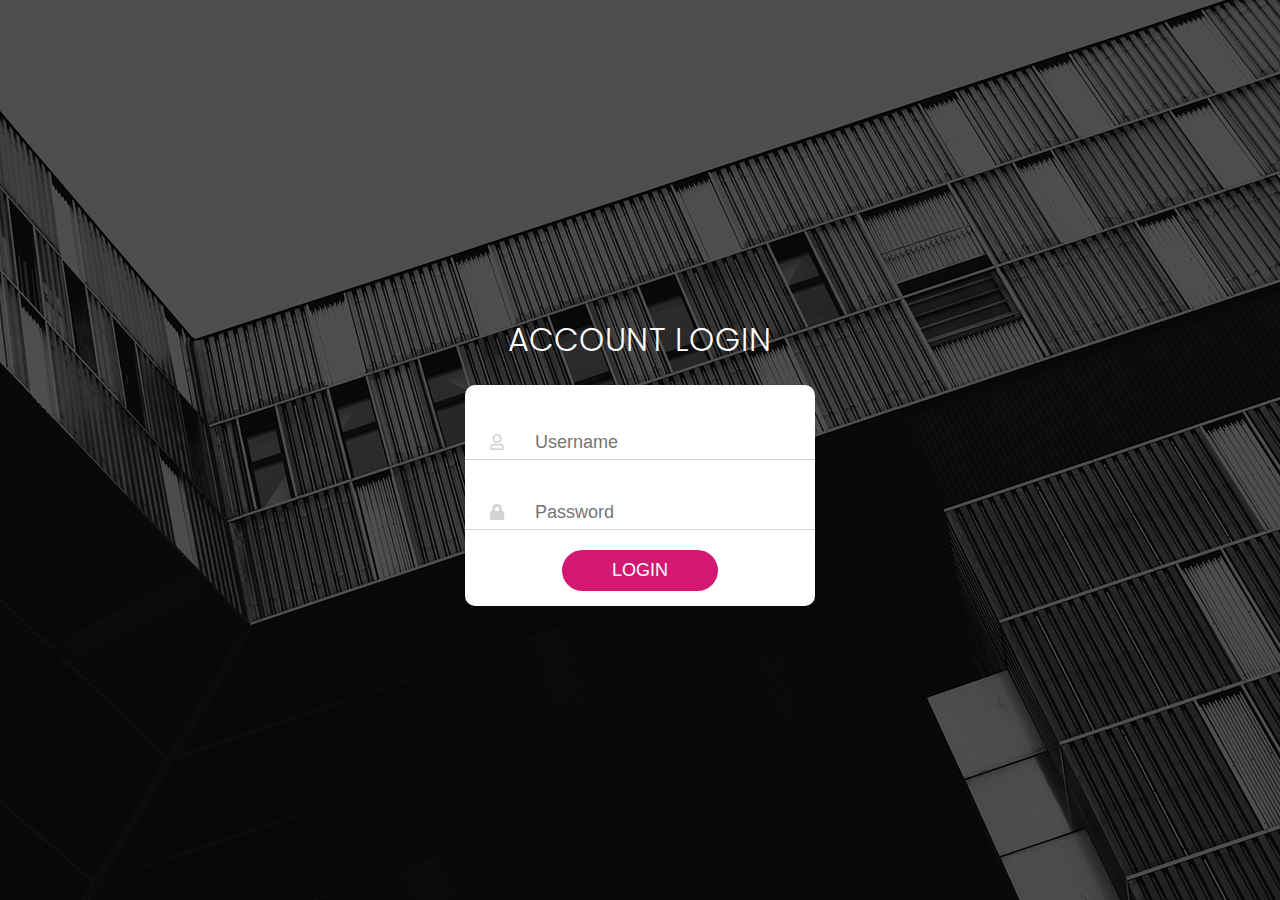
<file: 2020-03-21/01. Login/index.html>
<!DOCTYPE html>
<html lang="en">

<head>
  <meta charset="UTF-8">
  <meta name="viewport" content="width=device-width, initial-scale=1.0">
  <title>Login</title>
  <link rel="stylesheet" href="styles.css">
</head>

<body>

  <header>
    <h1 class="title">ACCOUNT LOGIN</h1>
  </header>
  <main>
    <form action="" class="login-form">
      <div class="username-input">
        <i class="far fa-user"></i>
        <label for="username"></label>
        <input type="text" id="username" placeholder="Username">
      </div>
      <div class="password-input">
        <i class="fas fa-lock"></i>
        <label for="password"></label>
        <input type="password" id="password" placeholder="Password">
      </div>
      <div class="login-button">
        <input type="button" value="LOGIN">
      </div>
    </form>
  </main>

</body>

</html>
</file>
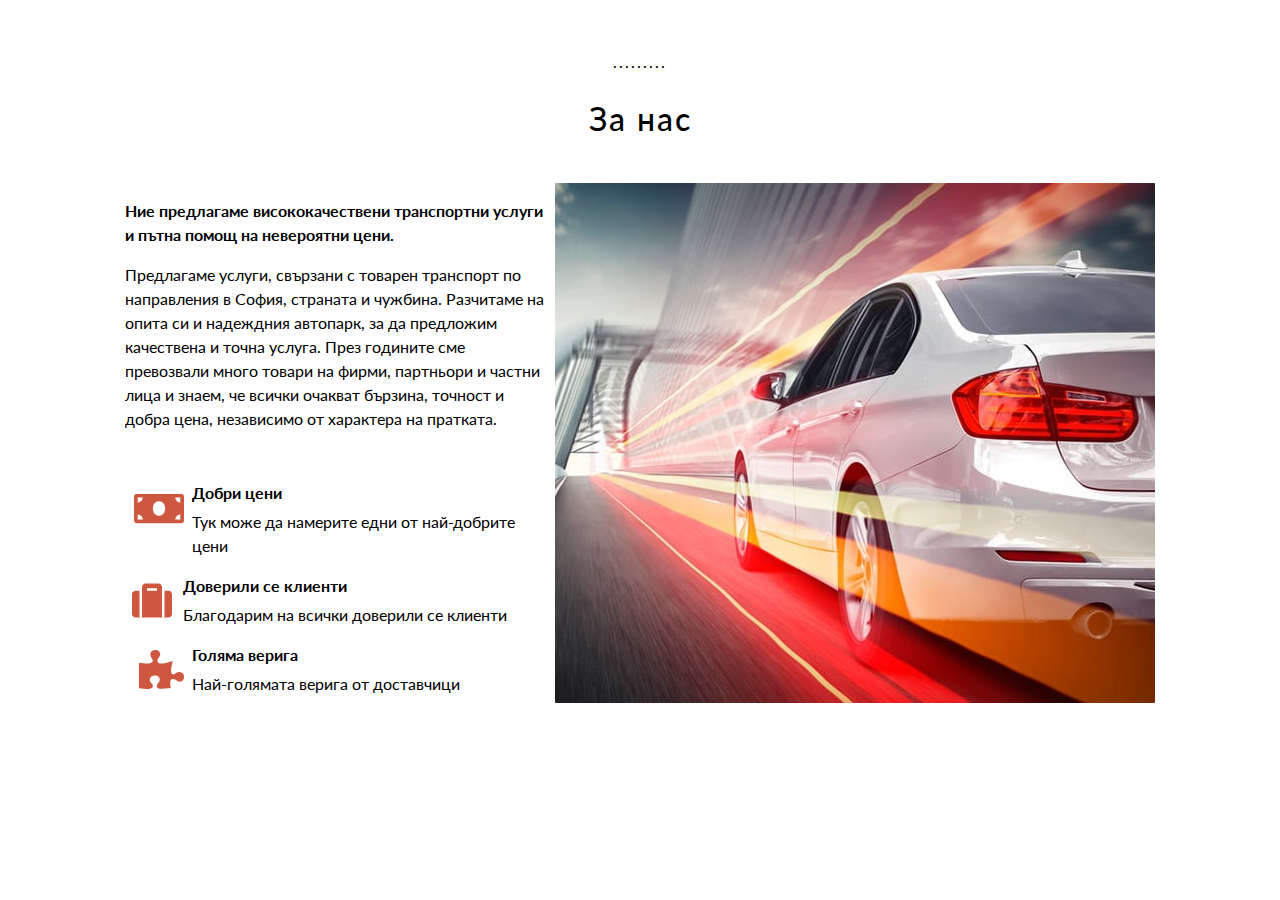
<file: 2020-03-28/01. Car Dealers/index.html>
<!DOCTYPE html>
<html lang="en">

<head>
  <meta charset="UTF-8">
  <meta name="viewport" content="width=device-width, initial-scale=1.0">
  <title>Car Dealers</title>
  <link rel="stylesheet" href="styles.css">
</head>

<body>

  <header>
    <p class="dots">.........</p>
    <h1 class="title">За нас</h1>
  </header>
  <main>
    <section class="company-info">
      <article class="resume">
        <p>Ние предлагаме висококачествени транспортни услуги и пътна помощ на невероятни цени.</p>
        <p>Предлагаме услуги, свързани с товарен транспорт по направления в София, страната и чужбина. Разчитаме на
          опита си и надеждния автопарк, за да предложим качествена и точна услуга. През годините сме превозвали много
          товари на фирми, партньори и частни лица и знаем, че всички очакват бързина, точност и добра цена, независимо
          от характера на пратката.</p>
      </article>
      <article class="benefits">
        <div class="prices">
          <div>
            <img src="./images/1.png" alt="">
          </div>
          <div>
            <span>Добри цени</span>
            <p>Тук може да намерите едни от най-добрите цени</p>
          </div>
        </div>
        <div class="trusted">
          <div>
            <img src="./images/2.png" alt="">
          </div>
          <div>
            <span>Доверили се клиенти</span>
            <p>Благодарим на всички доверили се клиенти</p>
          </div>
        </div>
        <div class="chain">
          <div>
            <img src="./images/3.png" alt="">
          </div>
          <div>
            <span>Голяма верига</span>
            <p>Най-голямата верига от доставчици</p>
          </div>
        </div>
      </article>
    </section>
    <section class="car-img">
      <img src="./images/about-bg.jpg" alt="">
    </section>
  </main>

</body>

</html>
</file>
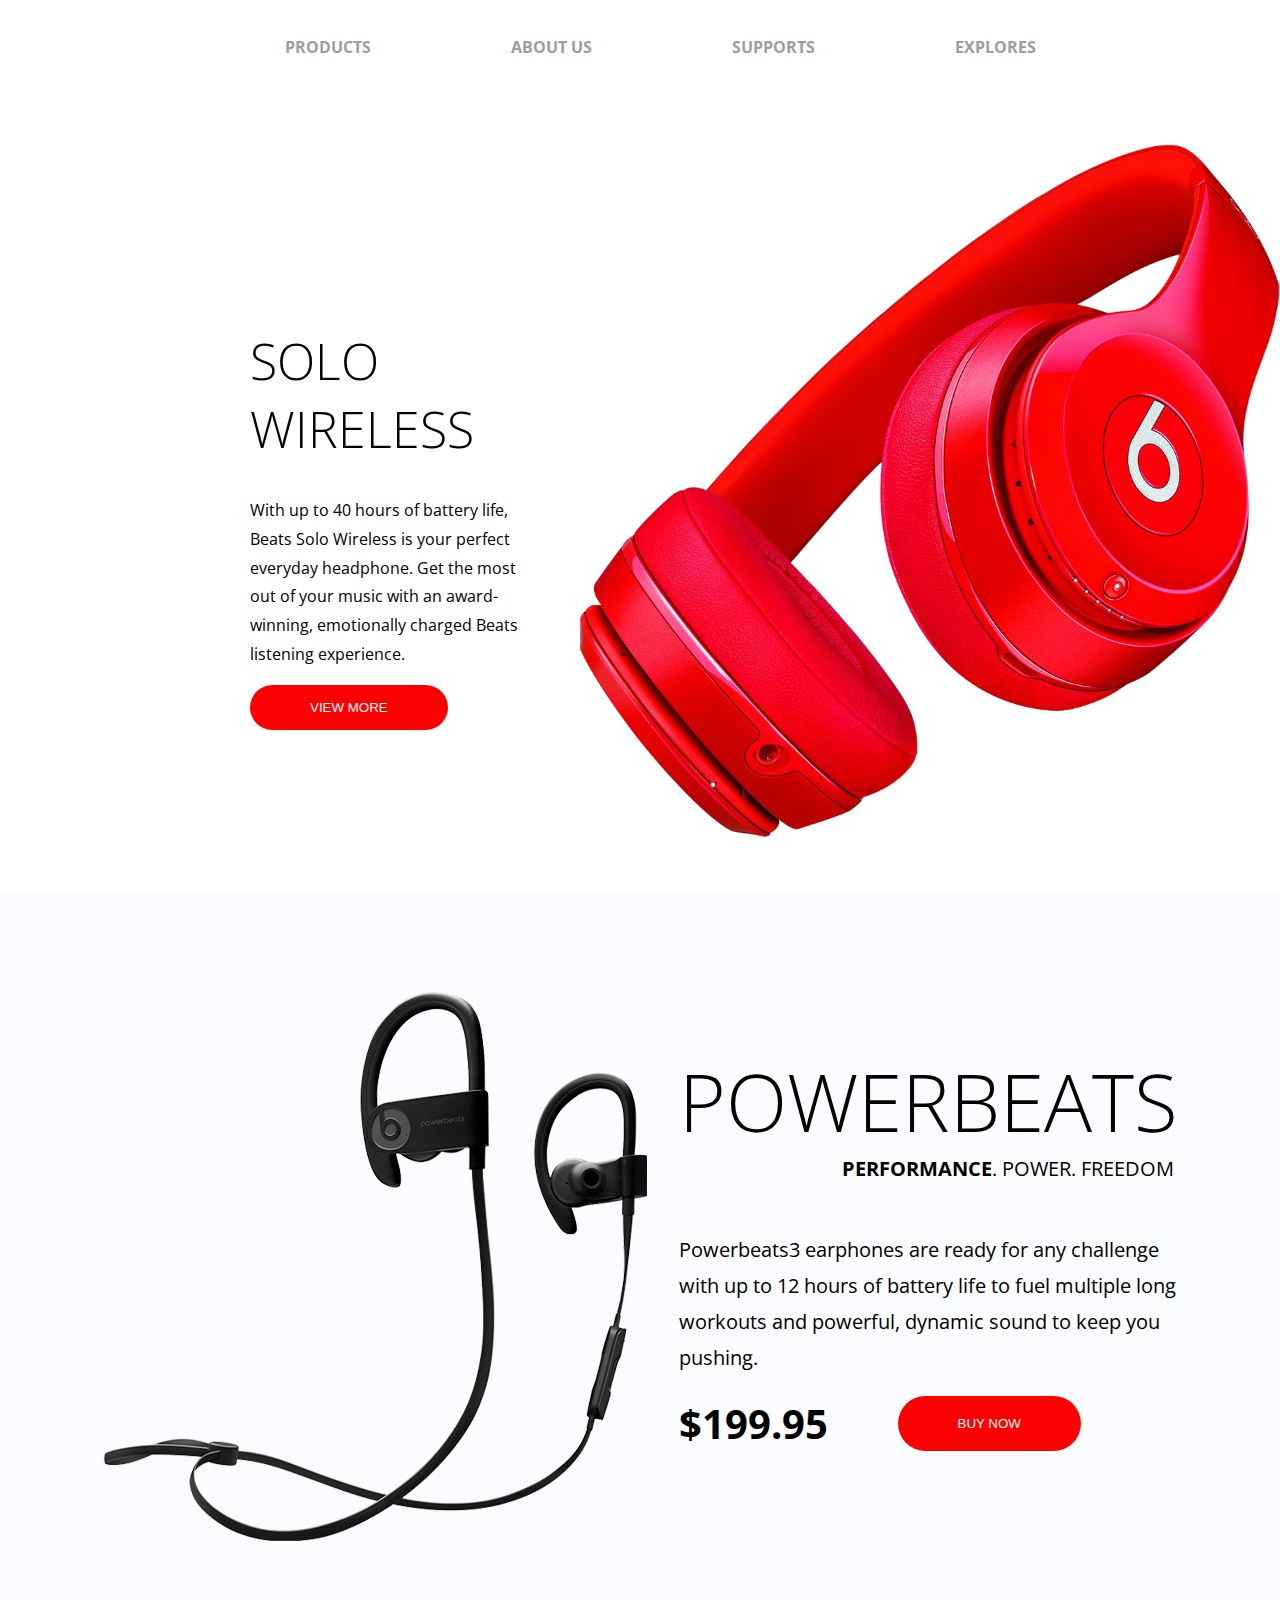
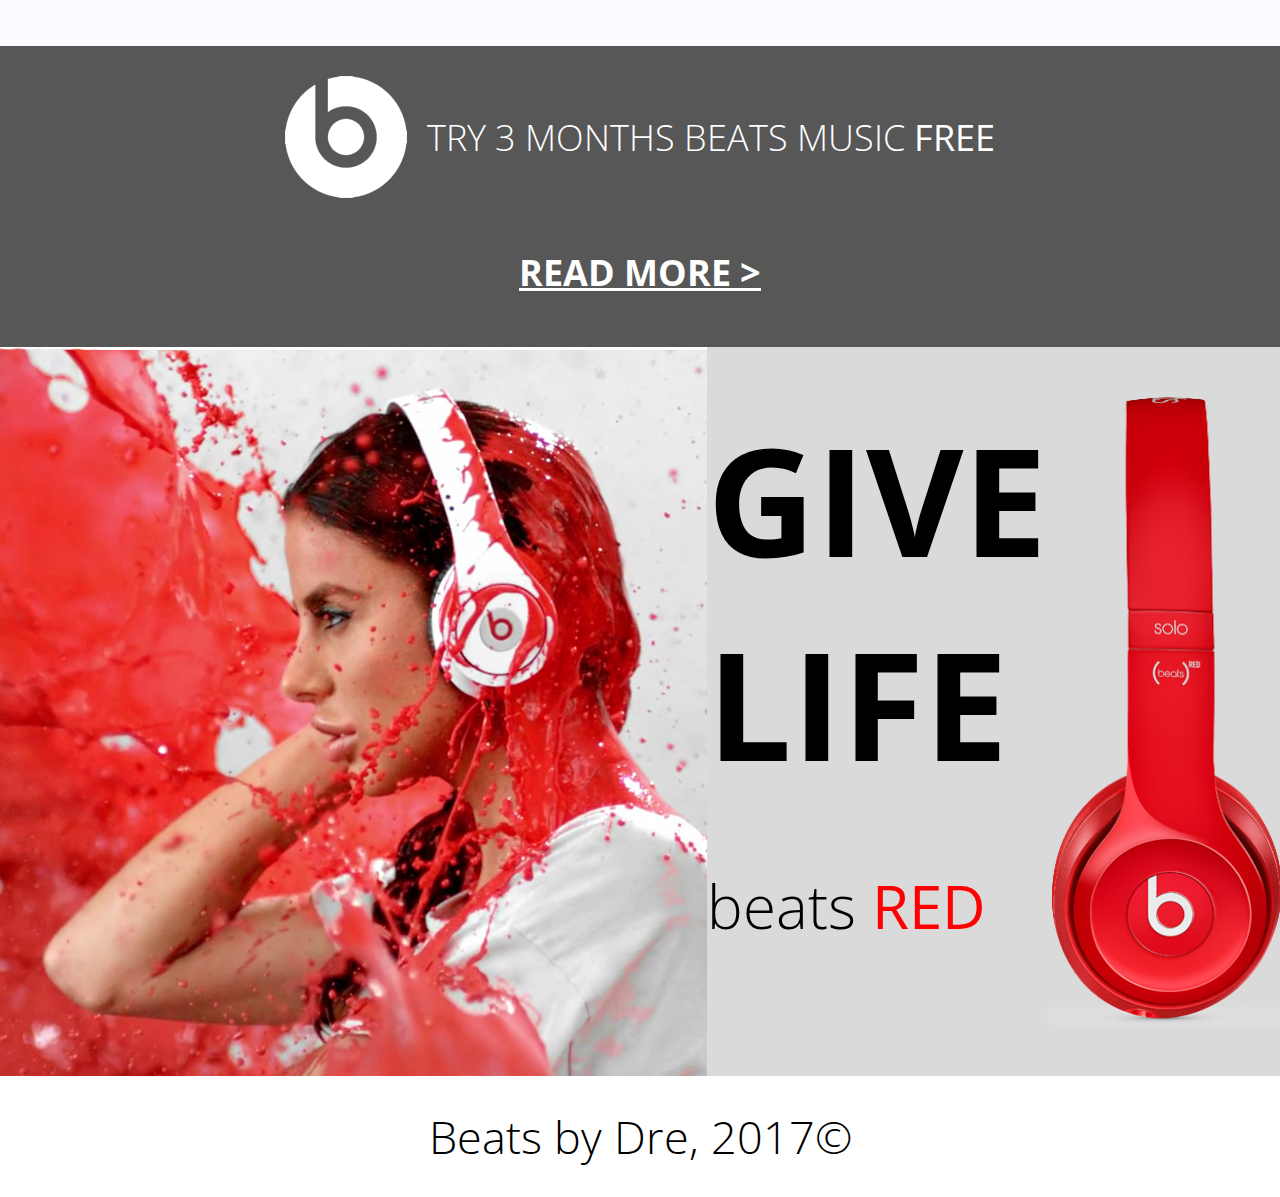
<file: 2020-03-28/02. Beats/index.html>
<!DOCTYPE html>
<html lang="en">

<head>
  <meta charset="UTF-8">
  <meta name="viewport" content="width=device-width, initial-scale=1.0">
  <title>Beats</title>
  <link rel="stylesheet" href="styles.css">
</head>

<body>

  <header>
    <nav>
      <ul>
        <li>products</li>
        <li>about us</li>
        <li>supports</li>
        <li>explores</li>
      </ul>
    </nav>
  </header>
  <main>
    <section class="solo-wireless">
      <article class="solo-wireless-text">
        <h1 class="title">Solo Wireless</h1>
        <p class="summary">With up to 40 hours of battery life, Beats Solo Wireless is
          your perfect everyday headphone. Get the most out of your
          music with an award-winning, emotionally charged Beats
          listening experience.</p>
        <button>View More</button>
      </article>
      <article class="solo-wireless-img">
        <img class="headphones" src="./images/beats-landing-main.jpg" alt="">
      </article>
    </section>
    <section class="powerbeats">
      <article class="powerbeats-img">
        <img class="headphones" src="./images/powerbeats.png" alt="">
      </article>
      <article class="powerbeats-text">
        <h1 class="title">Powerbeats</h1>
        <h4 class="sub-title"><strong>Performance</strong>. Power. Freedom</h4>
        <p class="summary">Powerbeats3 earphones are ready for any challenge with
          up to 12 hours of battery life to fuel multiple long
          workouts and powerful, dynamic sound
          to keep you pushing.</p>
        <div class="buy">
          <span class="price"><strong>$199.95</strong></span>
          <button>Buy Now</button>
        </div>
      </article>
    </section>
    <section class="offer-wrapper">
      <article class="offer">
        <img src="./images/beats-logo-small-white.png" alt="">
        <p>TRY 3 MONTHS BEATS MUSIC <strong>FREE</strong></p>
      </article>
      <a href="">READ MORE &gt;</a>
    </section>
    <section class="model">
      <img src="./images/beats-girl.png" alt="" class="girl">
      <article class="headphones-motto">
        <div class="motto">
          <p class="give-life"><strong>GIVE</strong></p>
          <p class="give-life"><strong>LIFE</strong></p>
          <p class="beats">beats <strong>RED</strong></p>
        </div>
        <img src="./images/beats-red.png" alt="" class="headphones">
      </article>
    </section>
  </main>
  <footer>
    Beats by Dre, 2017&copy;
  </footer>

</body>

</html>
</file>
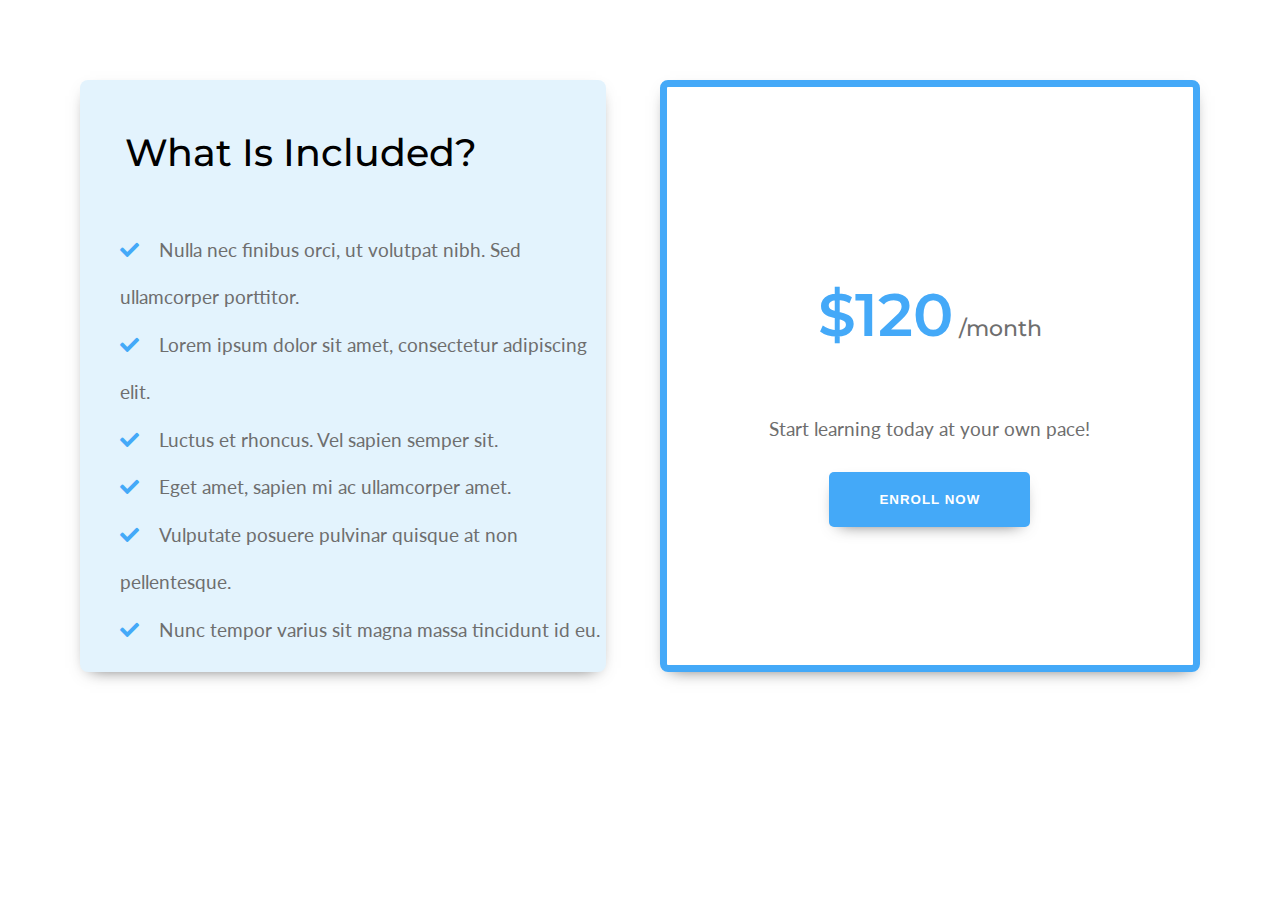
<file: 2020-08-12/01. Simple-Articles/index.html>
<!DOCTYPE html>
<html lang="en">
<head>
  <meta charset="UTF-8">
  <meta http-equiv="X-UA-Compatible" content="IE=edge">
  <meta name="viewport" content="width=device-width, initial-scale=1.0">
  <title>Simple-Articles</title>
  <link rel="stylesheet" href="styles.css">
</head>
<body>
  <section class="inclusives">
    <h1>What Is Included?</h1>
    <ul>
      <li><i class="fas fa-check"></i>Nulla nec finibus orci, ut volutpat nibh. Sed ullamcorper porttitor.</li>
      <li><i class="fas fa-check"></i>Lorem ipsum dolor sit amet, consectetur adipiscing elit. </li>
      <li><i class="fas fa-check"></i>Luctus et rhoncus. Vel sapien semper sit.</li>
      <li><i class="fas fa-check"></i>Eget amet, sapien mi ac ullamcorper amet. </li>
      <li><i class="fas fa-check"></i>Vulputate posuere pulvinar quisque at non pellentesque.</li>
      <li><i class="fas fa-check"></i>Nunc tempor varius sit magna massa tincidunt id eu.</li>
    </ul>
  </section>
  <section class="enroll">
    <h1><span class="price">$120</span> /month</h1>
    <span>Start learning today at your own pace!</span>
    <button>ENROLL NOW</button>
  </section>
</body>
</html>
</file>
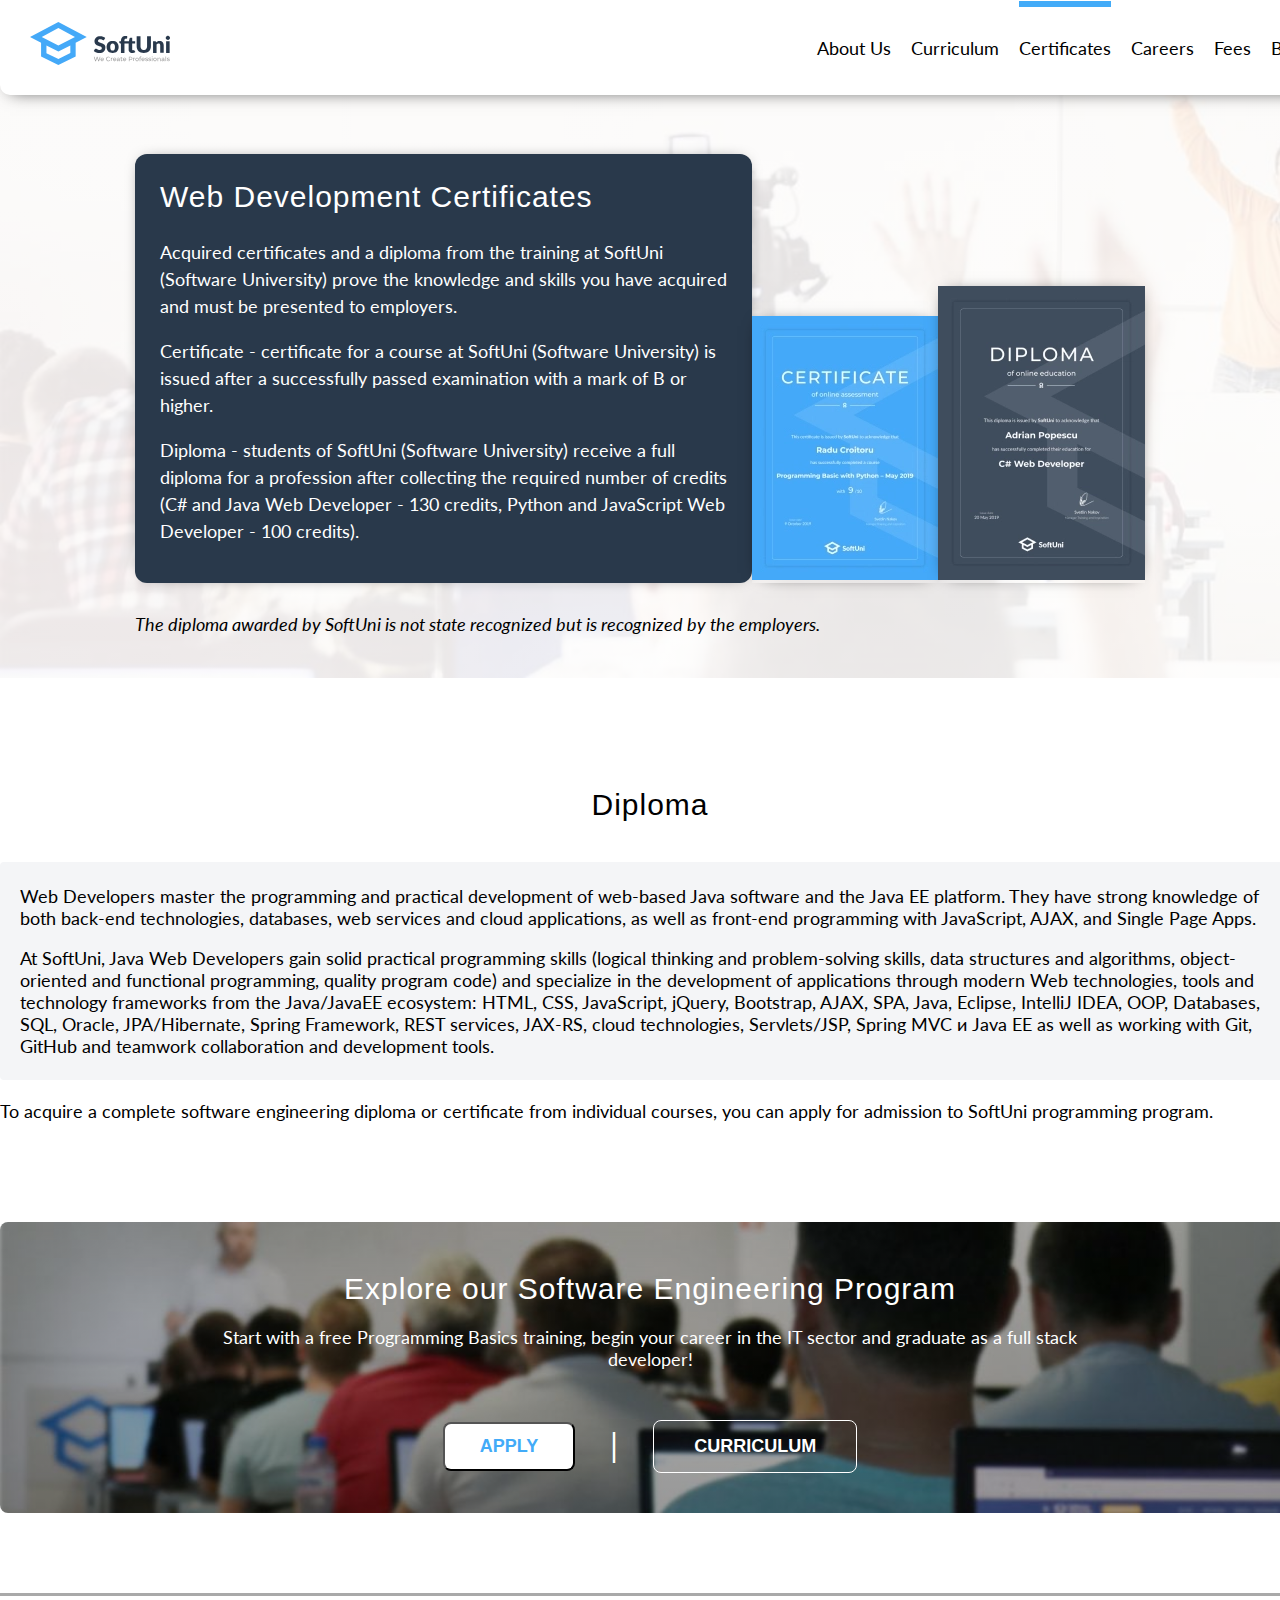
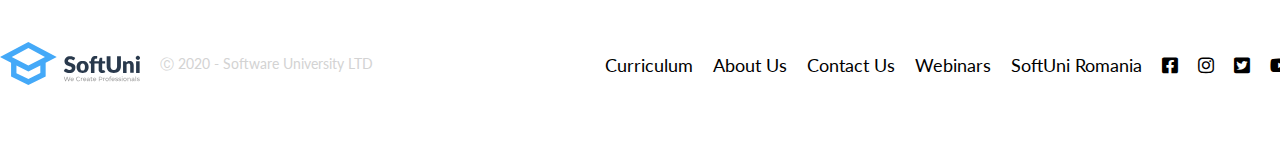
<file: 2020-08-12/03. Certificates-Landing-Page/index.html>
<!DOCTYPE html>
<html lang="en">

<head>
  <meta charset="UTF-8">
  <meta http-equiv="X-UA-Compatible" content="IE=edge">
  <meta name="viewport" content="width=device-width, initial-scale=1.0">
  <title>Certificates</title>
  <link rel="stylesheet" href="styles.css">
</head>

<body>
  <header>
    <article class="logo-container">
      <img src="./images/logo-header.svg" alt="">
    </article>
    <nav>
      <ul class="list">
        <li>About Us</li>
        <li>Curriculum</li>
        <li class="hovered-item">Certificates</li>
        <li>Careers</li>
        <li>Fees</li>
        <li>Blog</li>
        <li class="profile-initials">AA</li>
      </ul>
    </nav>
  </header>
  <main>
    <section class="certificates">
      <article class="info">
        <div class="text">
          <h1>Web Development Certificates</h1>
          <p>Acquired certificates and a diploma from the training at SoftUni (Software University) prove the knowledge
            and
            skills you have acquired and must be presented to employers.</p>
          <p>Certificate - certificate for a course at SoftUni (Software University) is issued after a successfully
            passed
            examination with a mark of B or higher.</p>
          <p>Diploma - students of SoftUni (Software University) receive a full diploma for a profession after
            collecting
            the required number of credits (C# and Java Web Developer - 130 credits, Python and JavaScript Web Developer
            -
            100 credits).</p>
        </div>
        <div class="images">
          <div class="blue-container">
            <img src="./images/blue-certificate.jpg" alt="">
          </div>
          <div class="dark-container">
            <img src="./images/dark-certificate.jpg" alt="">
          </div>
        </div>
      </article>
      <p><i>The diploma awarded by SoftUni is not state recognized but is recognized by the employers.</i></p>
    </section>
    <section class="diploma">
      <h1>Diploma</h1>
      <div class="paragraphs">
        <p>Web Developers master the programming and practical development of web-based Java software and the Java EE
          platform. They have strong knowledge of both back-end technologies, databases, web services and cloud
          applications, as well as front-end programming with JavaScript, AJAX, and Single Page Apps.</p>
        <p>At SoftUni, Java Web Developers gain solid practical programming skills (logical thinking and problem-solving
          skills, data structures and algorithms, object-oriented and functional programming, quality program code) and
          specialize in the development of applications through modern Web technologies, tools and technology frameworks
          from the Java/JavaEE ecosystem: HTML, CSS, JavaScript, jQuery, Bootstrap, AJAX, SPA, Java, Eclipse, IntelliJ
          IDEA, OOP, Databases, SQL, Oracle, JPA/Hibernate, Spring Framework, REST services, JAX-RS, cloud technologies,
          Servlets/JSP, Spring MVC и Java EE as well as working with Git, GitHub and teamwork collaboration and
          development tools.</p>
      </div>
      <span>To acquire a complete software engineering diploma or certificate from individual courses, you can apply for
        admission to SoftUni programming program.</span>
    </section>
    <section class="explore">
      <h1>Explore our Software Engineering Program</h1>
      <p>Start with a free Programming Basics training, begin your career in the IT sector and graduate as a full stack developer!</p>
      <article class="buttons">
        <button class="apply">APPLY</button>
        <span>|</span>
        <button class="curriculum">CURRICULUM</button>
      </article>
    </section>
  </main>
  <footer>
    <article class="left-side">
      <div class="logo-container">
        <img src="./images/logo-header.svg" alt="">
      </div>
      <span>Ⓒ 2020 - Software University LTD</span>
    </article>
    <nav>
      <ul class="list">
        <li>Curriculum</li>
        <li>About Us</li>
        <li>Contact Us</li>
        <li>Webinars</li>
        <li>SoftUni Romania</li>
        <li><i class="fab fa-facebook-square"></i></li>
        <li><i class="fab fa-instagram"></i></li>
        <li><i class="fab fa-twitter-square"></i></li>
        <li><i class="fab fa-youtube"></i></li>
      </ul>
    </nav>
  </footer>

</body>

</html>
</file>
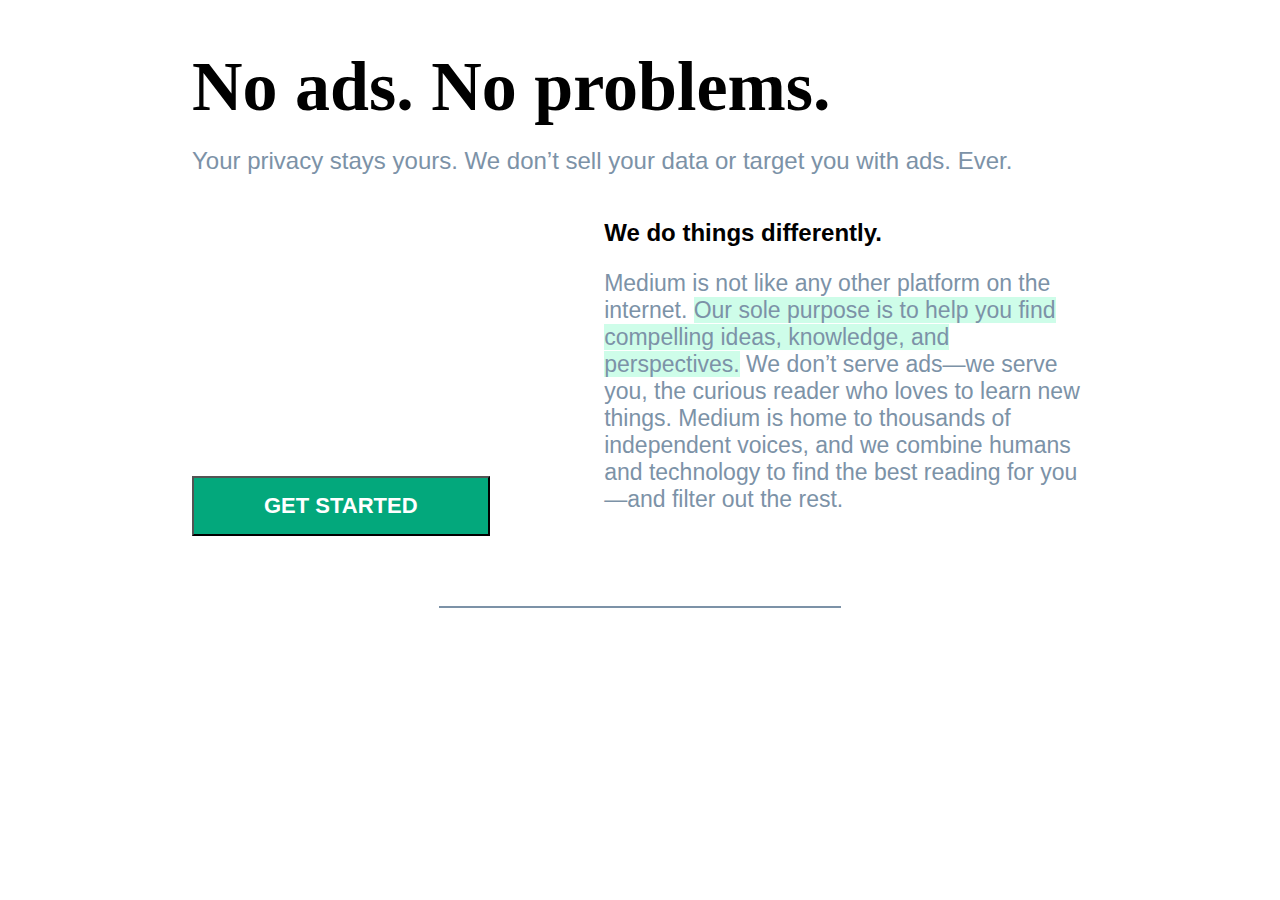
<file: 2020-11-01/01. Medium/index.html>
<!DOCTYPE html>
<html lang="en">

<head>
  <meta charset="UTF-8">
  <meta http-equiv="X-UA-Compatible" content="IE=edge">
  <meta name="viewport" content="width=device-width, initial-scale=1.0">
  <title>Medium</title>
  <link rel="stylesheet" href="styles.css">
</head>

<body>
  <header>
    <h1>No ads. No problems.</h1>
    <p>Your privacy stays yours. We don’t sell your data or target you with ads. Ever.</p>
  </header>
  <section>
    <article class="button-container">
      <button>GET STARTED</button>
    </article>
    <article class="info">
      <h2>We do things differently.</h2>
      <p>Medium is not like any other platform on the internet. <span>Our sole purpose is to help you find compelling ideas,
        knowledge, and perspectives.</span> We don’t serve ads—we serve you, the curious reader who loves to learn new things.
        Medium is home to thousands of independent voices, and we combine humans and technology to find the best reading
        for you—and filter out the rest.</p>
    </article>
  </section>
  <p class="line"></p>
</body>

</html>
</file>
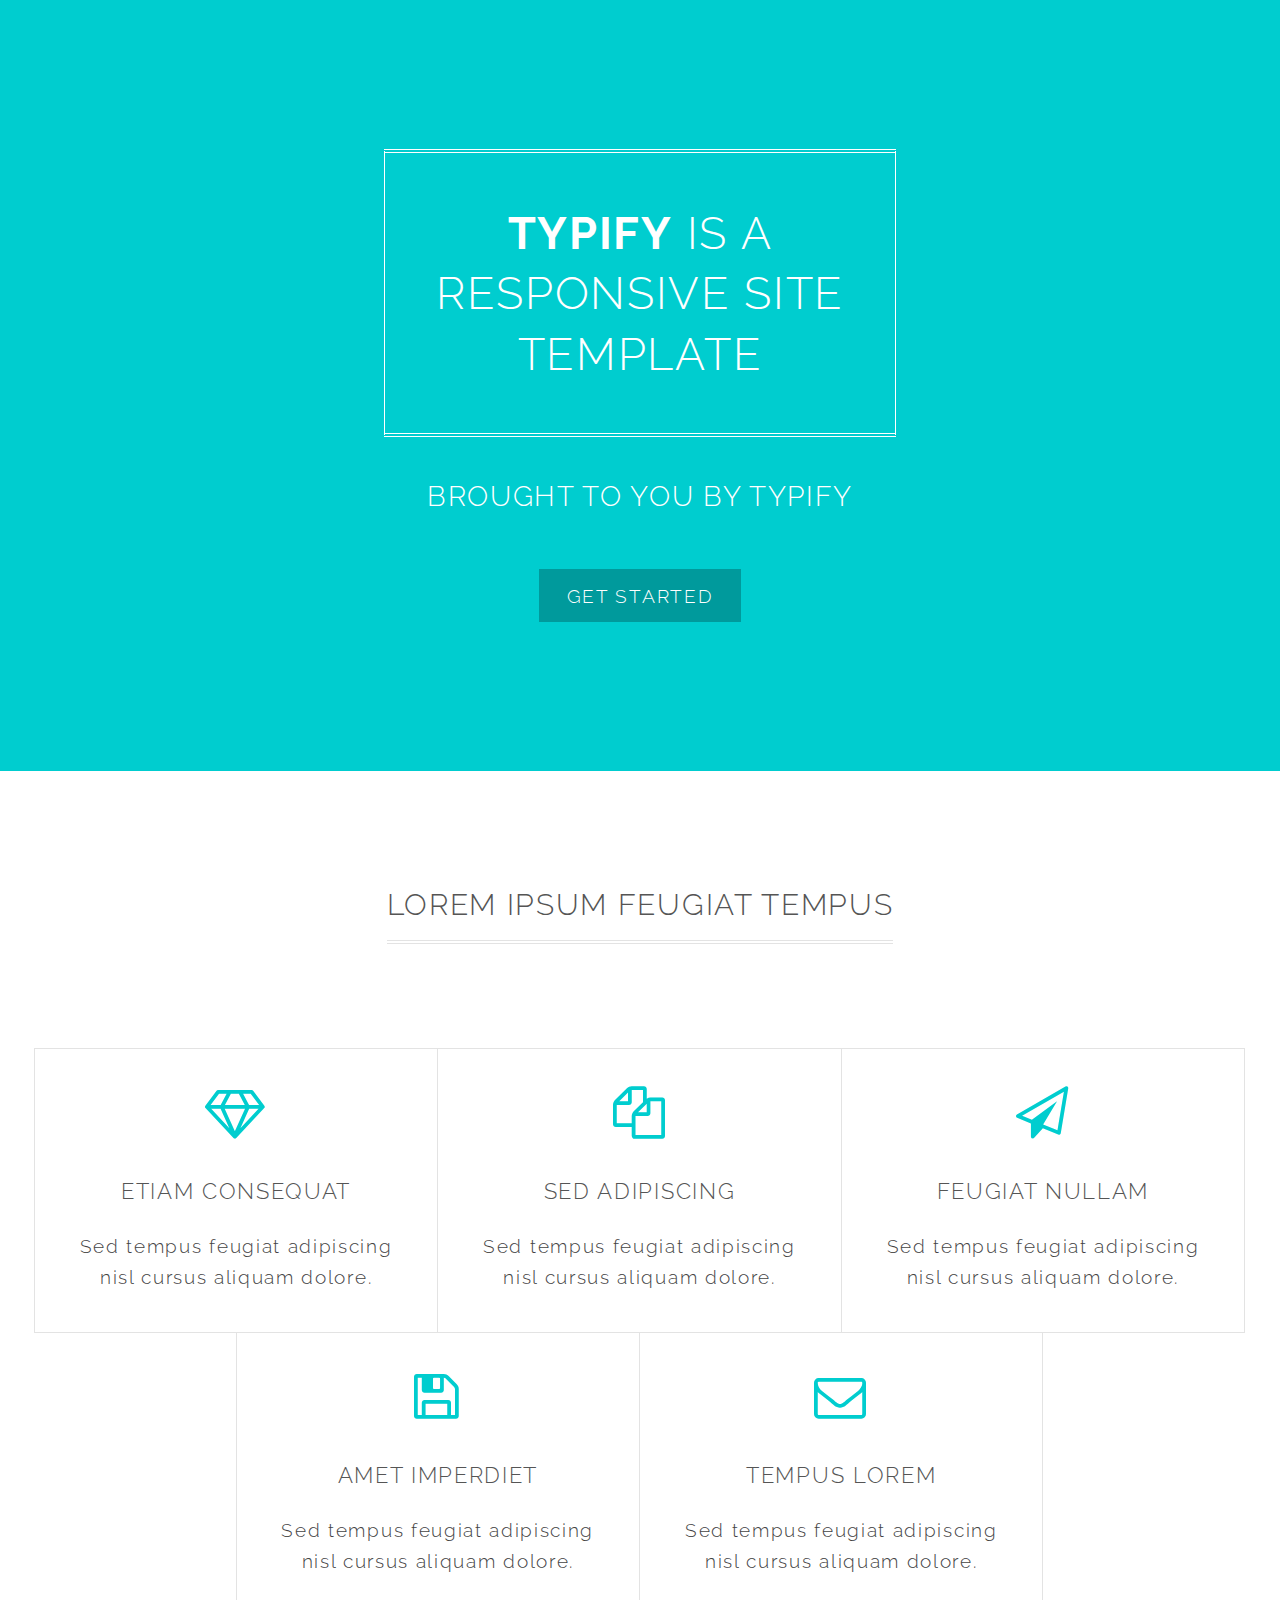
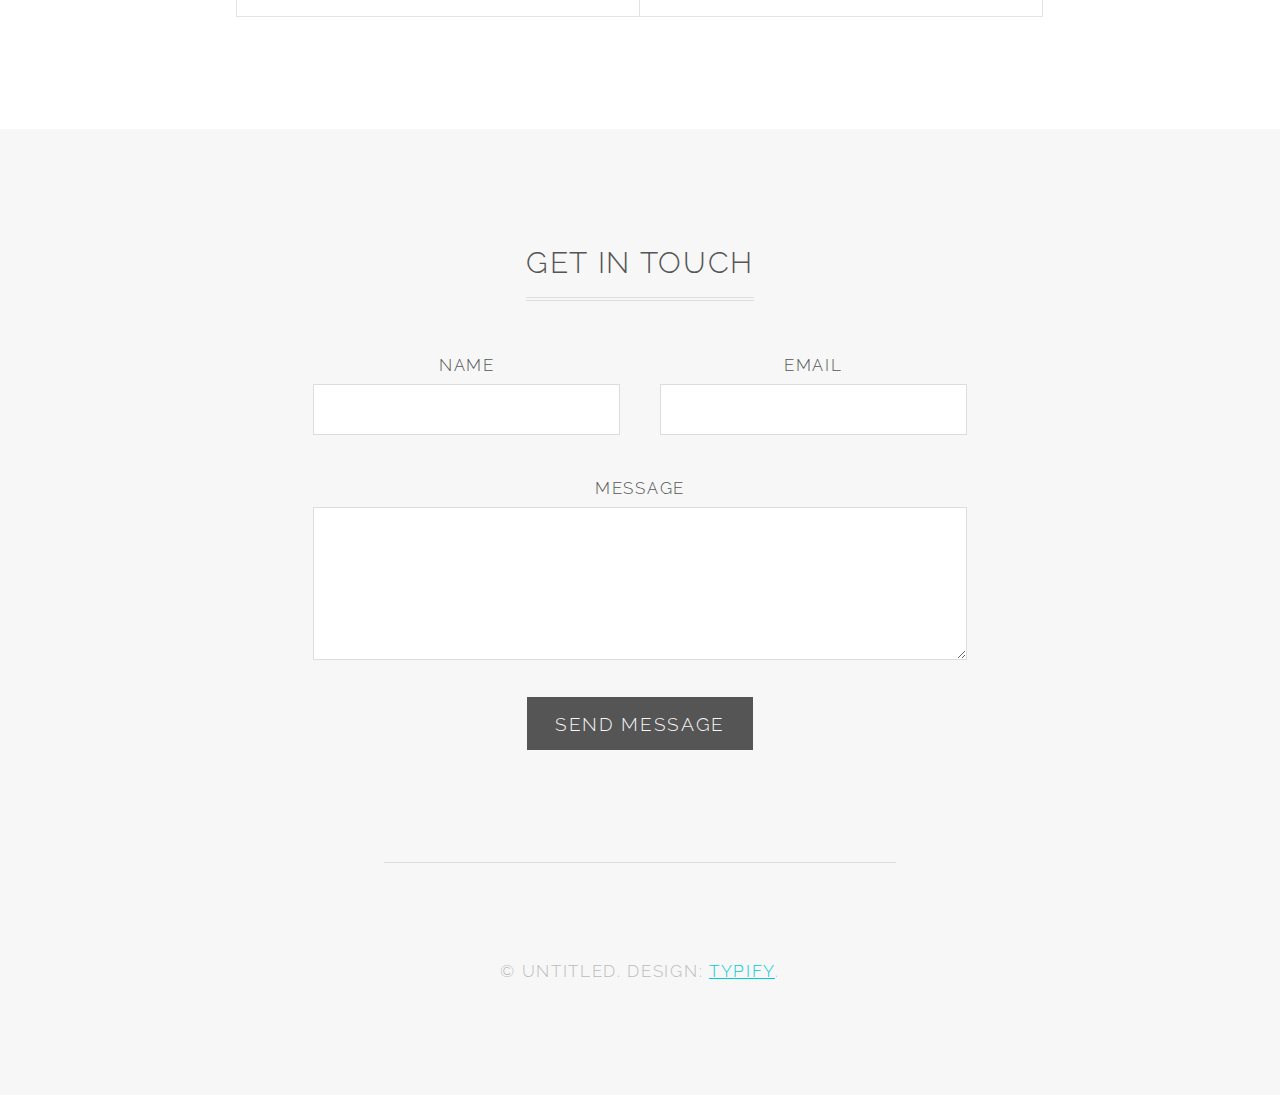
<file: 2020-11-01/02. Typify/index.html>
<!DOCTYPE HTML>
<html>
<head>
	<title>Typify</title>
	<meta charset="utf-8" />
	<meta name="viewport" content="width=device-width, initial-scale=1" />
	<link rel="stylesheet" href="assets/css/main.css" />
	<link rel="stylesheet" href="assets/css/responsive.css" />
</head>
<body>
	<section class="banner">
		<h2><strong>Typify</strong> is a responsive site template</h2>
		<p>Brought to you by Typify</p>
		<ul class="actions">
			<li><a href="#" class="button special">Get started</a></li>
		</ul>
	</section>
	<section class="wrapper special">
		<article class="inner">
			<header class="major">
				<h2>Lorem ipsum feugiat tempus</h2>
			</header>
			<div class="features">
				<article class="feature">
					<i class="fa fa-diamond"></i>
					<h3>Etiam consequat</h3>
					<p>Sed tempus feugiat adipiscing nisl cursus aliquam dolore.</p>
				</article>
				<article class="feature">
					<i class="fa fa-copy"></i>
					<h3>Sed adipiscing</h3>
					<p>Sed tempus feugiat adipiscing nisl cursus aliquam dolore.</p>
				</article>
				<article class="feature">
					<i class="fa fa-paper-plane-o"></i>
					<h3>Feugiat nullam</h3>
					<p>Sed tempus feugiat adipiscing nisl cursus aliquam dolore.</p>
				</article>
				<article class="feature">
					<i class="fa fa-save"></i>
					<h3>Amet imperdiet</h3>
					<p>Sed tempus feugiat adipiscing nisl cursus aliquam dolore.</p>
				</article>
				<article class="feature">
					<i class="fa fa-envelope-o"></i>
					<h3>Tempus lorem</h3>
					<p>Sed tempus feugiat adipiscing nisl cursus aliquam dolore.</p>
				</article>
			</div>
		</div>
	</section>
	<section class="wrapper style2 special">
		<div class="inner narrow">
			<header>
				<h2>Get in touch</h2>
			</header>
			<form class="grid-form" method="post" action="#">
				<article class="form-control narrow">
					<label for="name">Name</label>
					<input name="name" id="name" type="text">
				</article>
				<article class="form-control narrow">
					<label for="email">Email</label>
					<input name="email" id="email" type="email">
				</article>
				<article class="form-control">
					<label for="message">Message</label>
					<textarea name="message" id="message" rows="4"></textarea>
				</article>
				<ul class="actions">
					<li><input value="Send Message" type="submit"></li>
				</ul>
			</form>
		</div>
	</section>
	<footer class="footer">
		<article class="copyright">
			&copy; Untitled. Design: <a href="#">Typify</a>.
		</div>
	</footer>
</body>
</html>
</file>
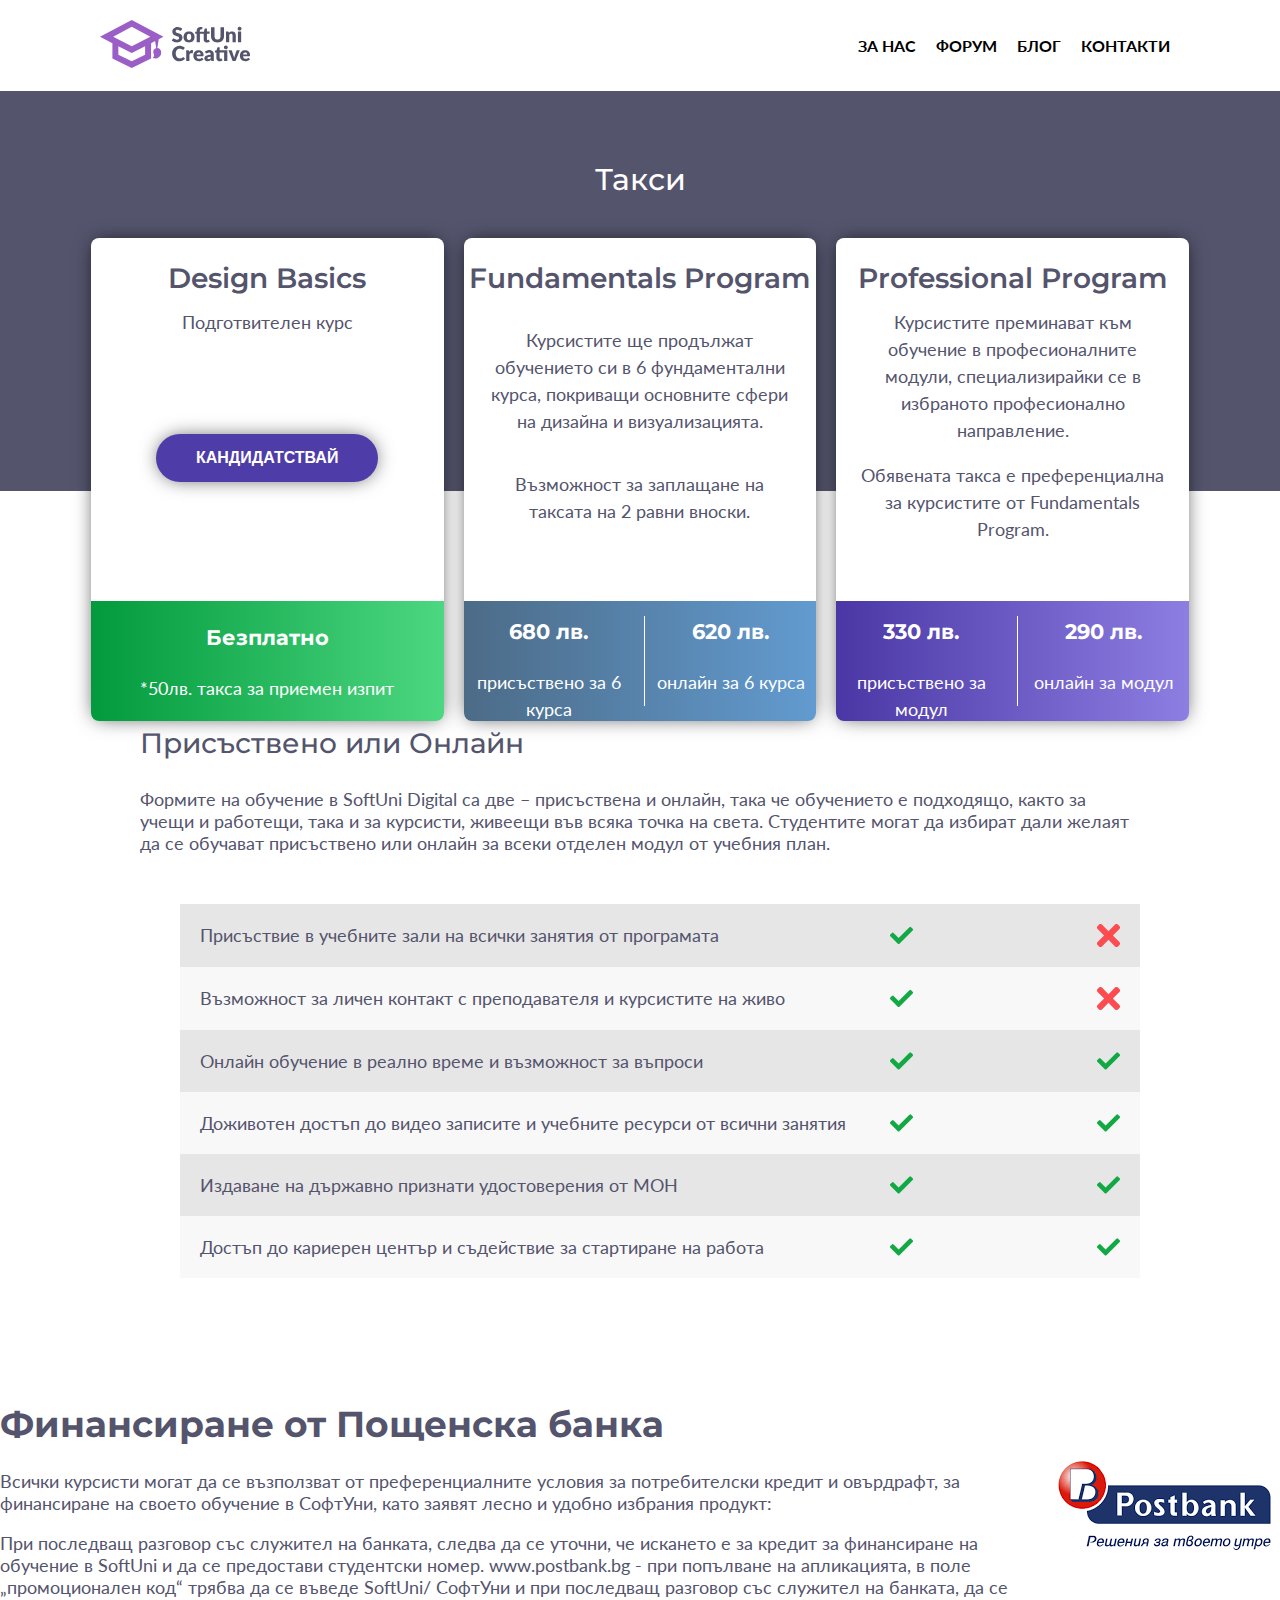
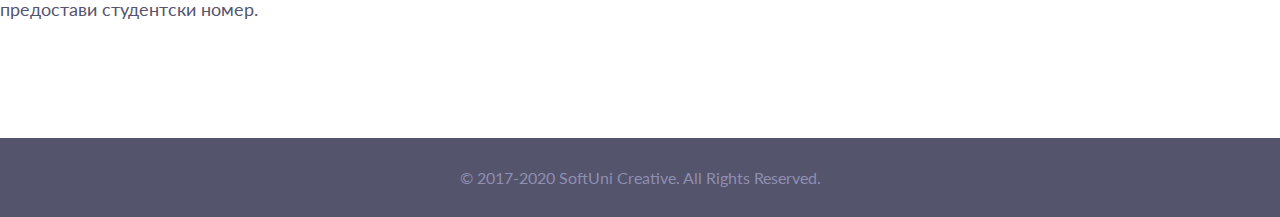
<file: 2020-11-01/03. Fees-Landing-Page/index.html>
<!DOCTYPE html>
<html lang="en">
<head>
  <meta charset="UTF-8">
  <meta http-equiv="X-UA-Compatible" content="IE=edge">
  <meta name="viewport" content="width=device-width, initial-scale=1.0">
  <title>Fees</title>
  <link rel="stylesheet" href="styles.css">
</head>
<body>
  <header>
    <article class="logo-container">
      <img src="./images/creative-logo.svg" alt="">
    </article>
    <nav>
      <ul class="list">
        <li>ЗА НАС</li>
        <li>ФОРУМ</li>
        <li>БЛОГ</li>
        <li>КОНТАКТИ</li>
      </ul>
    </nav>
  </header>
  <main>
    <section class="prices">
      <h1 class="title">Такси</h1>
      <article class="courses">
        <div class="design-basics">
          <div>
            <h1>Design Basics</h1>
            <p>Подготвителен курс</p>
          </div>
          <button>КАНДИДАТСТВАЙ</button>
          <div class="type">
            <h3>Безплатно</h3>
            <span>*50лв. такса за приемен изпит</span>
          </div>
        </div>
        <div class="fundamentals">
          <h1>Fundamentals Program</h1>
          <p>Курсистите ще продължат обучението си в 6 фундаментални курса, покриващи основните сфери на дизайна и визуализацията.</p>
          <p>Възможност за заплащане на таксата на 2 равни вноски.</p>
          <div class="type">
            <div class="live">
              <h3>680 лв.</h3>
              <span>присъствено за 6 курса</span>
            </div>
            <div class="online">
              <h3>620 лв.</h3>
              <span>онлайн за 6 курса</span>
            </div>
          </div>
        </div>
        <div class="professional">
          <h1>Professional Program</h1>
          <p>Курсистите преминават към обучение в професионалните модули, специализирайки се в избраното професионално направление.</p>
          <p>Обявената такса е преференциална за курсистите от Fundamentals Program.</p>
          <div class="type">
            <div class="live">
              <h3>330 лв.</h3>
              <span>присъствено за модул</span>
            </div>
            <div class="online">
              <h3>290 лв.</h3>
              <span>онлайн за модул</span>
            </div>
          </div>
        </div>
      </article>
    </section>
    <section class="info">
      <img class="calculator" src="./images/calculator-icon.svg" alt="">
      <h3>Присъствено или Онлайн</h3>
      <p>Формите на обучение в SoftUni Digital са две – присъствена и онлайн, така че обучението е подходящо, както за учещи и работещи, така и за курсисти, живеещи във всяка точка на света. Студентите могат да избират дали желаят да се обучават присъствено или онлайн за всеки отделен модул от учебния план.</p>
      <ul class="list">
        <li>
          <span>Присъствие в учебните зали на всички занятия от програмата</span>
          <span class="mark-container">
            <img src="./images/check.svg" alt="">
            <img src="./images/cross.svg" alt="">
          </span>
        </li>
        <li>
          <span>Възможност за личен контакт с преподавателя и курсистите на живо</span>
          <span class="mark-container">
            <img src="./images/check.svg" alt="">
            <img src="./images/cross.svg" alt="">
          </span>
        </li>
        <li>
          <span>Онлайн обучение в реално време и възможност за въпроси</span>
          <span class="mark-container">
            <img src="./images/check.svg" alt="">
            <img src="./images/check.svg" alt="">
          </span>
        </li>
        <li>
          <span>Доживотен достъп до видео записите и учебните ресурси от всични занятия</span>
          <span class="mark-container">
            <img src="./images/check.svg" alt="">
            <img src="./images/check.svg" alt="">
          </span>
        </li>
        <li>
          <span>Издаване на държавно признати удостоверения от МОН</span>
          <span class="mark-container">
            <img src="./images/check.svg" alt="">
            <img src="./images/check.svg" alt="">
          </span>
        </li>
        <li>
          <span>Достъп до кариерен център и съдействие за стартиране на работа</span>
          <span class="mark-container">
            <img src="./images/check.svg" alt="">
            <img src="./images/check.svg" alt="">
          </span>
        </li>
      </ul>
    </section>
    <section class="financing">
      <article class="terms">
        <h1>Финансиране от Пощенска банка</h1>
        <p>Всички курсисти могат да се възползват от преференциалните условия за потребителски кредит и овърдрафт, за финансиране на своето обучение в СофтУни, като заявят лесно и удобно избрания продукт:</p>
        <p>При последващ разговор със служител на банката, следва да се уточни, че искането е за кредит за финансиране на обучение в SoftUni и да се предостави студентски номер. www.postbank.bg - при попълване на апликацията, в поле „промоционален код“ трябва да се въведe SoftUni/ СофтУни и при последващ разговор със служител на банката, да се предостави студентски номер.</p>
      </article>
      <article class="pb-logo-container">
        <img src="./images/postbank-logo.png" alt="">
      </article>
    </section>
  </main>
  <footer>© 2017-2020 SoftUni Creative. All Rights Reserved.</footer>
</body>
</html>
</file>
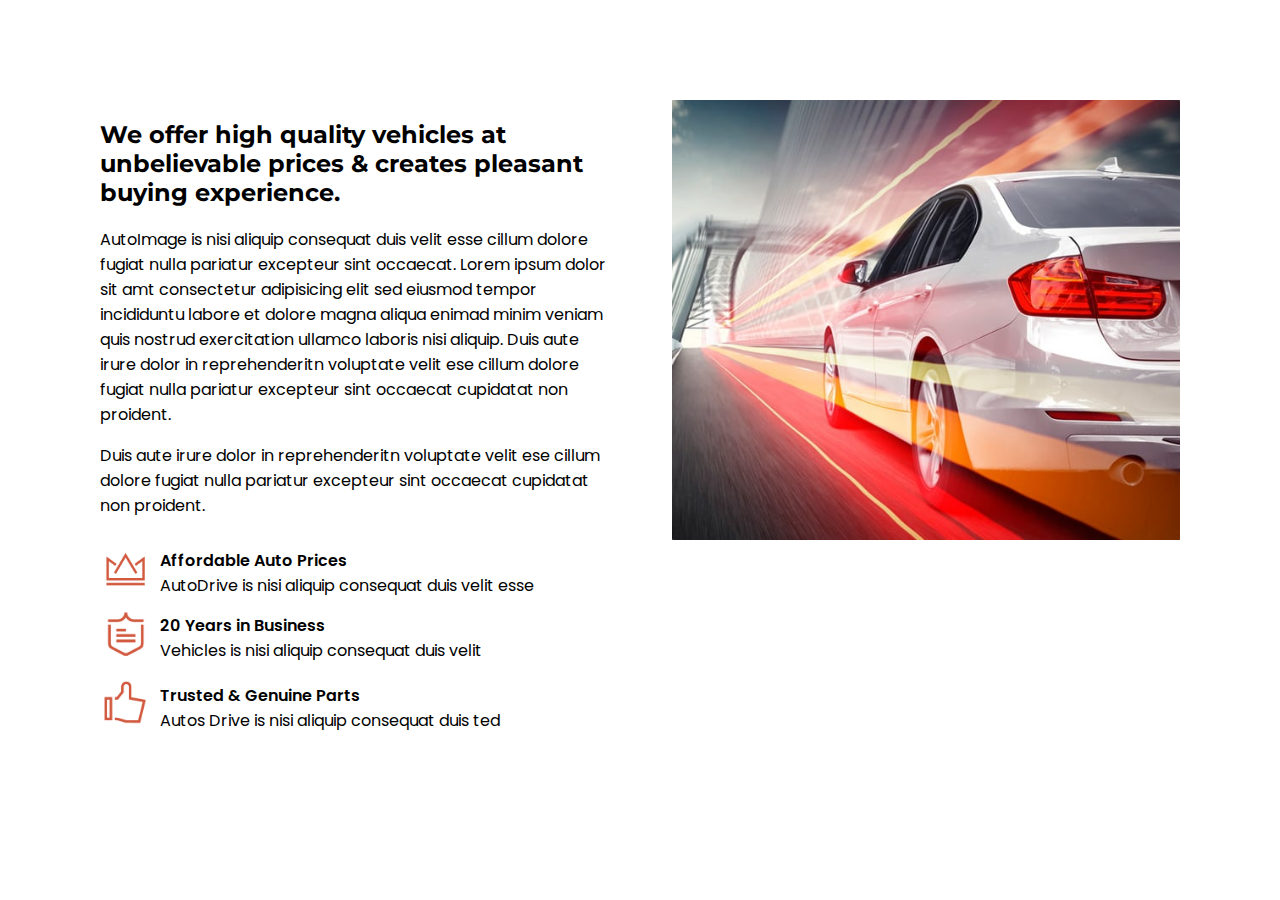
<file: 2020-12-15/01. Auto/index.html>
<!DOCTYPE html>
<html lang="en">

<head>
  <meta charset="UTF-8">
  <meta http-equiv="X-UA-Compatible" content="IE=edge">
  <meta name="viewport" content="width=device-width, initial-scale=1.0">
  <title>Auto</title>
  <link rel="stylesheet" href="styles.css">
</head>

<body>
  <main class="auto-container">
    <section class="auto-info">
      <article class="details">
        <h2 class="title">We offer high quality vehicles at unbelievable prices & creates pleasant buying experience.
        </h2>
        <p>AutoImage is nisi aliquip consequat duis velit esse cillum dolore fugiat nulla pariatur excepteur sint
          occaecat. Lorem ipsum dolor sit amt consectetur adipisicing elit sed eiusmod tempor incididuntu labore et
          dolore magna aliqua enimad minim veniam quis nostrud exercitation ullamco laboris nisi aliquip. Duis aute
          irure dolor in reprehenderitn voluptate velit ese cillum dolore fugiat nulla pariatur excepteur sint occaecat
          cupidatat non proident.</p>
        <p>Duis aute irure dolor in reprehenderitn voluptate velit ese cillum dolore fugiat nulla pariatur excepteur
          sint occaecat cupidatat non proident.</p>
      </article>
      <article class="benefits">
        <ul class="list">
          <li>
            <article class="icon-container">
              <img class="icon" src="./images/icon-1.png" alt="">
            </article>
            <article class="text">
              <p>Affordable Auto Prices</p>
              <p>AutoDrive is nisi aliquip consequat duis velit esse</p>
            </article>
          </li>
          <li>
            <article class="icon-container">
              <img class="icon" src="./images/icon-2.png" alt="">
            </article>
            <article class="text">
              <p>20 Years in Business</p>
              <p>Vehicles is nisi aliquip consequat duis velit</p>
            </article>
          </li>
          <li>
            <article class="icon-container">
              <img class="icon" src="./images/icon-3.png" alt="">
            </article>
            <article class="text">
              <p>Trusted & Genuine Parts</p>
              <p>Autos Drive is nisi aliquip consequat duis ted</p>
            </article>
          </li>
        </ul>
      </article>
    </section>
    <section class="auto-image">
      <img src="./images/g01.jpg" alt="">
    </section>
  </main>
</body>

</html>
</file>
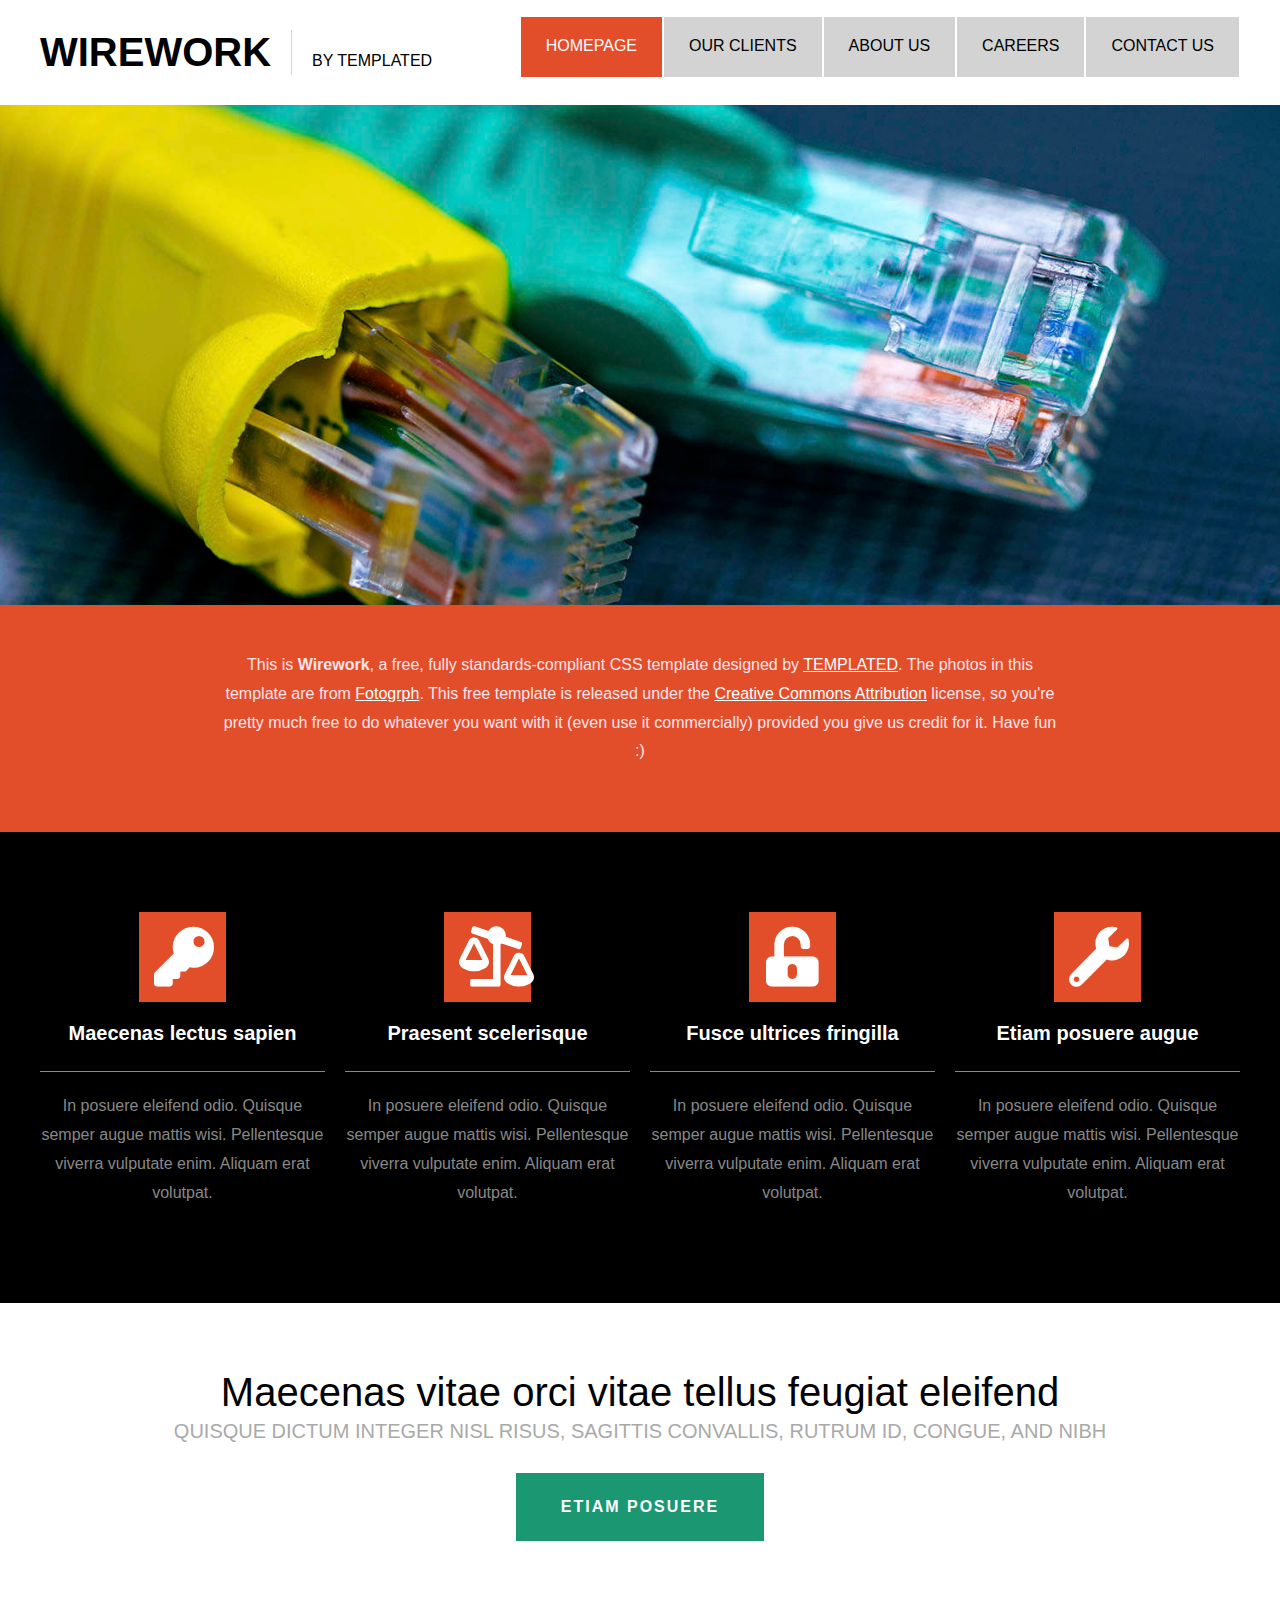
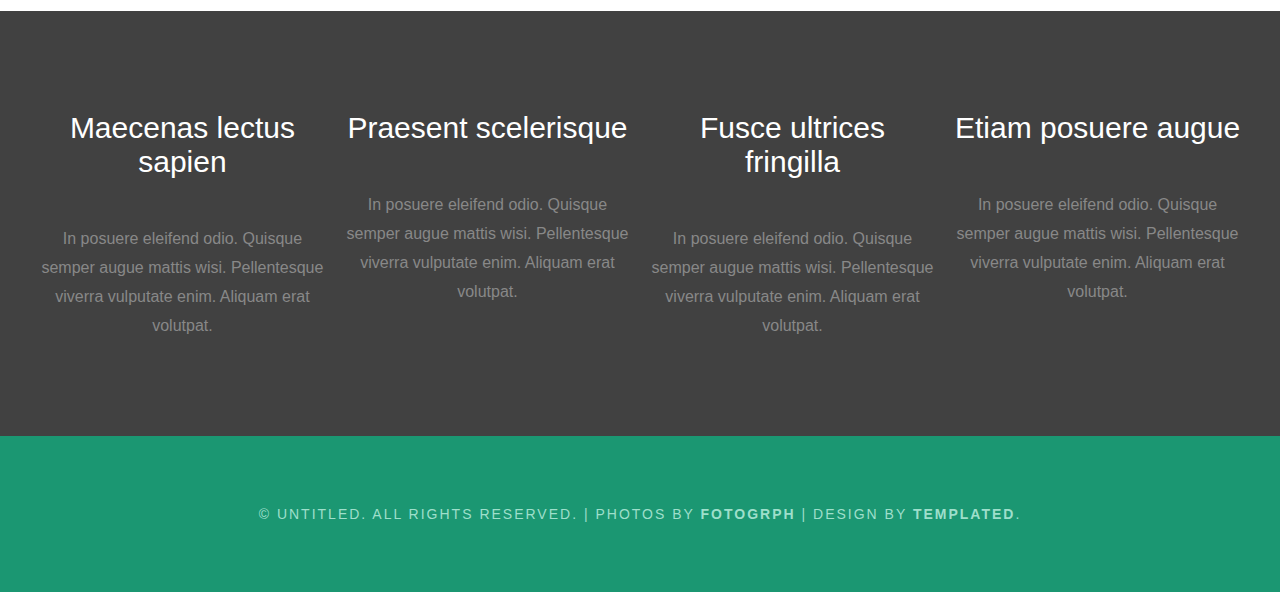
<file: 2020-12-15/03. Wirework/index.html>
<!DOCTYPE html>
<html lang="en">

<head>
  <meta charset="UTF-8">
  <meta http-equiv="X-UA-Compatible" content="IE=edge">
  <meta name="viewport" content="width=device-width, initial-scale=1.0">
  <title>Wirework</title>
  <link rel="stylesheet" href="styles.css">
</head>

<body>
  <header class="header">
    <nav class="nav">
      <article class="logo">
        <p class="left">Wirework</p>
        <p class="right">By Templated</p>
      </article>
      <ul class="list">
        <li><a href="">Homepage</a></li>
        <li><a href="">Our Clients</a></li>
        <li><a href="">About Us</a></li>
        <li><a href="">Careers</a></li>
        <li><a href="">Contact Us</a></li>
      </ul>
    </nav>
    <article class="banner-container">
      <img src="./images/banner.jpg" alt="">
    </article>
  </header>
  <main>
    <section class="intro">
      <p>This is <strong>Wirework</strong>, a free, fully standards-compliant CSS template designed by <a
          href="">TEMPLATED</a>. The photos in this
        template are from <a href="">Fotogrph</a>. This free template is released under the <a href="">Creative Commons
          Attribution</a> license, so
        you're pretty much free to do whatever you want with it (even use it commercially) provided you give us credit
        for it. Have fun :)</p>
    </section>
    <section class="benefits">
      <article>
        <i class="fas fa-key"></i>
        <h6>Maecenas lectus sapien</h6>
        <p>In posuere eleifend odio. Quisque semper augue mattis wisi. Pellentesque viverra vulputate enim. Aliquam erat
          volutpat.</p>
      </article>
      <article>
        <i class="fas fa-balance-scale-right"></i>
        <h6>Praesent scelerisque</h6>
        <p>In posuere eleifend odio. Quisque semper augue mattis wisi. Pellentesque viverra vulputate enim. Aliquam erat
          volutpat.</p>
      </article>
      <article>
        <i class="fas fa-unlock-alt"></i>
        <h6>Fusce ultrices fringilla</h6>
        <p>In posuere eleifend odio. Quisque semper augue mattis wisi. Pellentesque viverra vulputate enim. Aliquam erat
          volutpat.</p>
      </article>
      <article>
        <i class="fas fa-wrench"></i>
        <h6>Etiam posuere augue</h6>
        <p>In posuere eleifend odio. Quisque semper augue mattis wisi. Pellentesque viverra vulputate enim. Aliquam erat
          volutpat.</p>
      </article>
    </section>
    <section class="sign-up">
      <h1>Maecenas vitae orci vitae tellus feugiat eleifend</h1>
      <p>QUISQUE DICTUM INTEGER NISL RISUS, SAGITTIS CONVALLIS, RUTRUM ID, CONGUE, AND NIBH</p>
      <button>
        ETIAM POSUERE
      </button>
    </section>
    <section class="more-benefits">
      <article>
        <h6>Maecenas lectus sapien</h6>
        <p>In posuere eleifend odio. Quisque semper augue mattis wisi. Pellentesque viverra vulputate enim. Aliquam erat
          volutpat.</p>
      </article>
      <article>
        <h6>Praesent scelerisque</h6>
        <p>In posuere eleifend odio. Quisque semper augue mattis wisi. Pellentesque viverra vulputate enim. Aliquam erat
          volutpat.</p>
      </article>
      <article>
        <h6>Fusce ultrices fringilla</h6>
        <p>In posuere eleifend odio. Quisque semper augue mattis wisi. Pellentesque viverra vulputate enim. Aliquam erat
          volutpat.</p>
      </article>
      <article>
        <h6>Etiam posuere augue</h6>
        <p>In posuere eleifend odio. Quisque semper augue mattis wisi. Pellentesque viverra vulputate enim. Aliquam erat
          volutpat.</p>
      </article>
    </section>
  </main>
  <footer>
    <p>&copy; UNTITLED. ALL RIGHTS RESERVED. | PHOTOS BY <strong>FOTOGRPH</strong> | DESIGN BY <strong>TEMPLATED</strong>.</p>
  </footer>
</body>

</html>
</file>
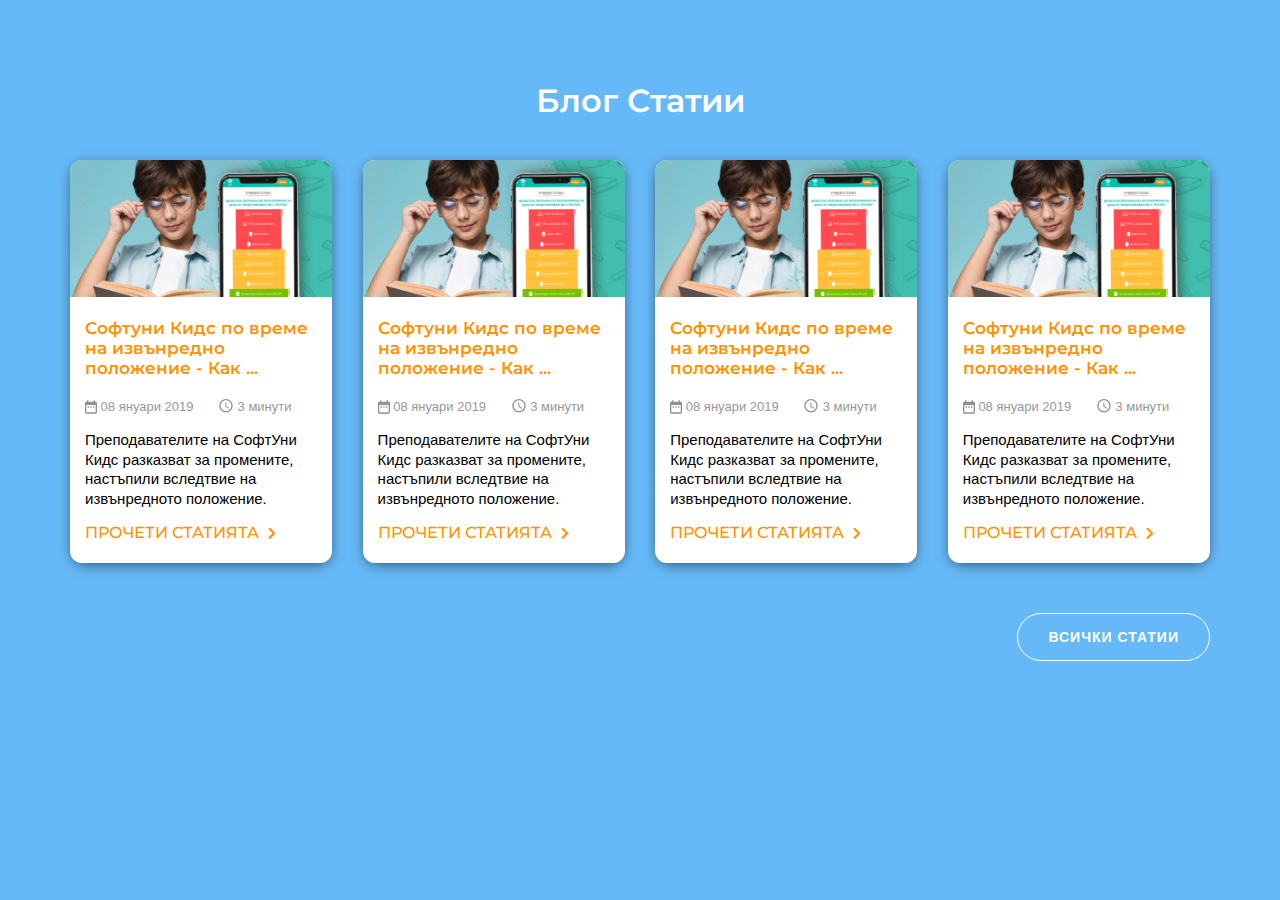
<file: 2021-02-28/01. Blog Articles/index.html>
<!DOCTYPE html>
<html lang="en">
<head>
  <meta charset="UTF-8">
  <meta http-equiv="X-UA-Compatible" content="IE=edge">
  <meta name="viewport" content="width=device-width, initial-scale=1.0">
  <title>Blog Articles</title>
  <link rel="stylesheet" href="styles.css">
</head>
<body>
  <h1>Блог Статии</h1>
  <section class="article-list">
    <article>
      <div class="image-container">
        <img src="./images/article-img.png" alt="">
      </div>
      <div class="info">
        <h3>Софтуни Кидс по време на извънредно положение - Как ...</h3>
        <span><img src="./images/calendar.svg" alt=""> 08 януари 2019</span>
        <span><img src="./images/time.svg" alt=""> 3 минути</span>
        <p>Преподавателите на СофтУни Кидс разказват за промените, настъпили вследтвие на извънредното положение.</p>
        <h4>Прочети статията <i class="fas fa-chevron-right"></i></h4>
      </div>
    </article>
    <article>
      <div class="image-container">
        <img src="./images/article-img.png" alt="">
      </div>
      <div class="info">
        <h3>Софтуни Кидс по време на извънредно положение - Как ...</h3>
        <span><img src="./images/calendar.svg" alt=""> 08 януари 2019</span>
        <span><img src="./images/time.svg" alt=""> 3 минути</span>
        <p>Преподавателите на СофтУни Кидс разказват за промените, настъпили вследтвие на извънредното положение.</p>
        <h4>Прочети статията <i class="fas fa-chevron-right"></i></h4>
      </div>
    </article>
    <article>
      <div class="image-container">
        <img src="./images/article-img.png" alt="">
      </div>
      <div class="info">
        <h3>Софтуни Кидс по време на извънредно положение - Как ...</h3>
        <span><img src="./images/calendar.svg" alt=""> 08 януари 2019</span>
        <span><img src="./images/time.svg" alt=""> 3 минути</span>
        <p>Преподавателите на СофтУни Кидс разказват за промените, настъпили вследтвие на извънредното положение.</p>
        <h4>Прочети статията <i class="fas fa-chevron-right"></i></h4>
      </div>
    </article>
    <article>
      <div class="image-container">
        <img src="./images/article-img.png" alt="">
      </div>
      <div class="info">
        <h3>Софтуни Кидс по време на извънредно положение - Как ...</h3>
        <span><img src="./images/calendar.svg" alt=""> 08 януари 2019</span>
        <span><img src="./images/time.svg" alt=""> 3 минути</span>
        <p>Преподавателите на СофтУни Кидс разказват за промените, настъпили вследтвие на извънредното положение.</p>
        <h4>Прочети статията <i class="fas fa-chevron-right"></i></h4>
      </div>
    </article>
  </section>
  <section class="button-container">
    <button>всички статии</button>
  </section>
</body>
</html>
</file>
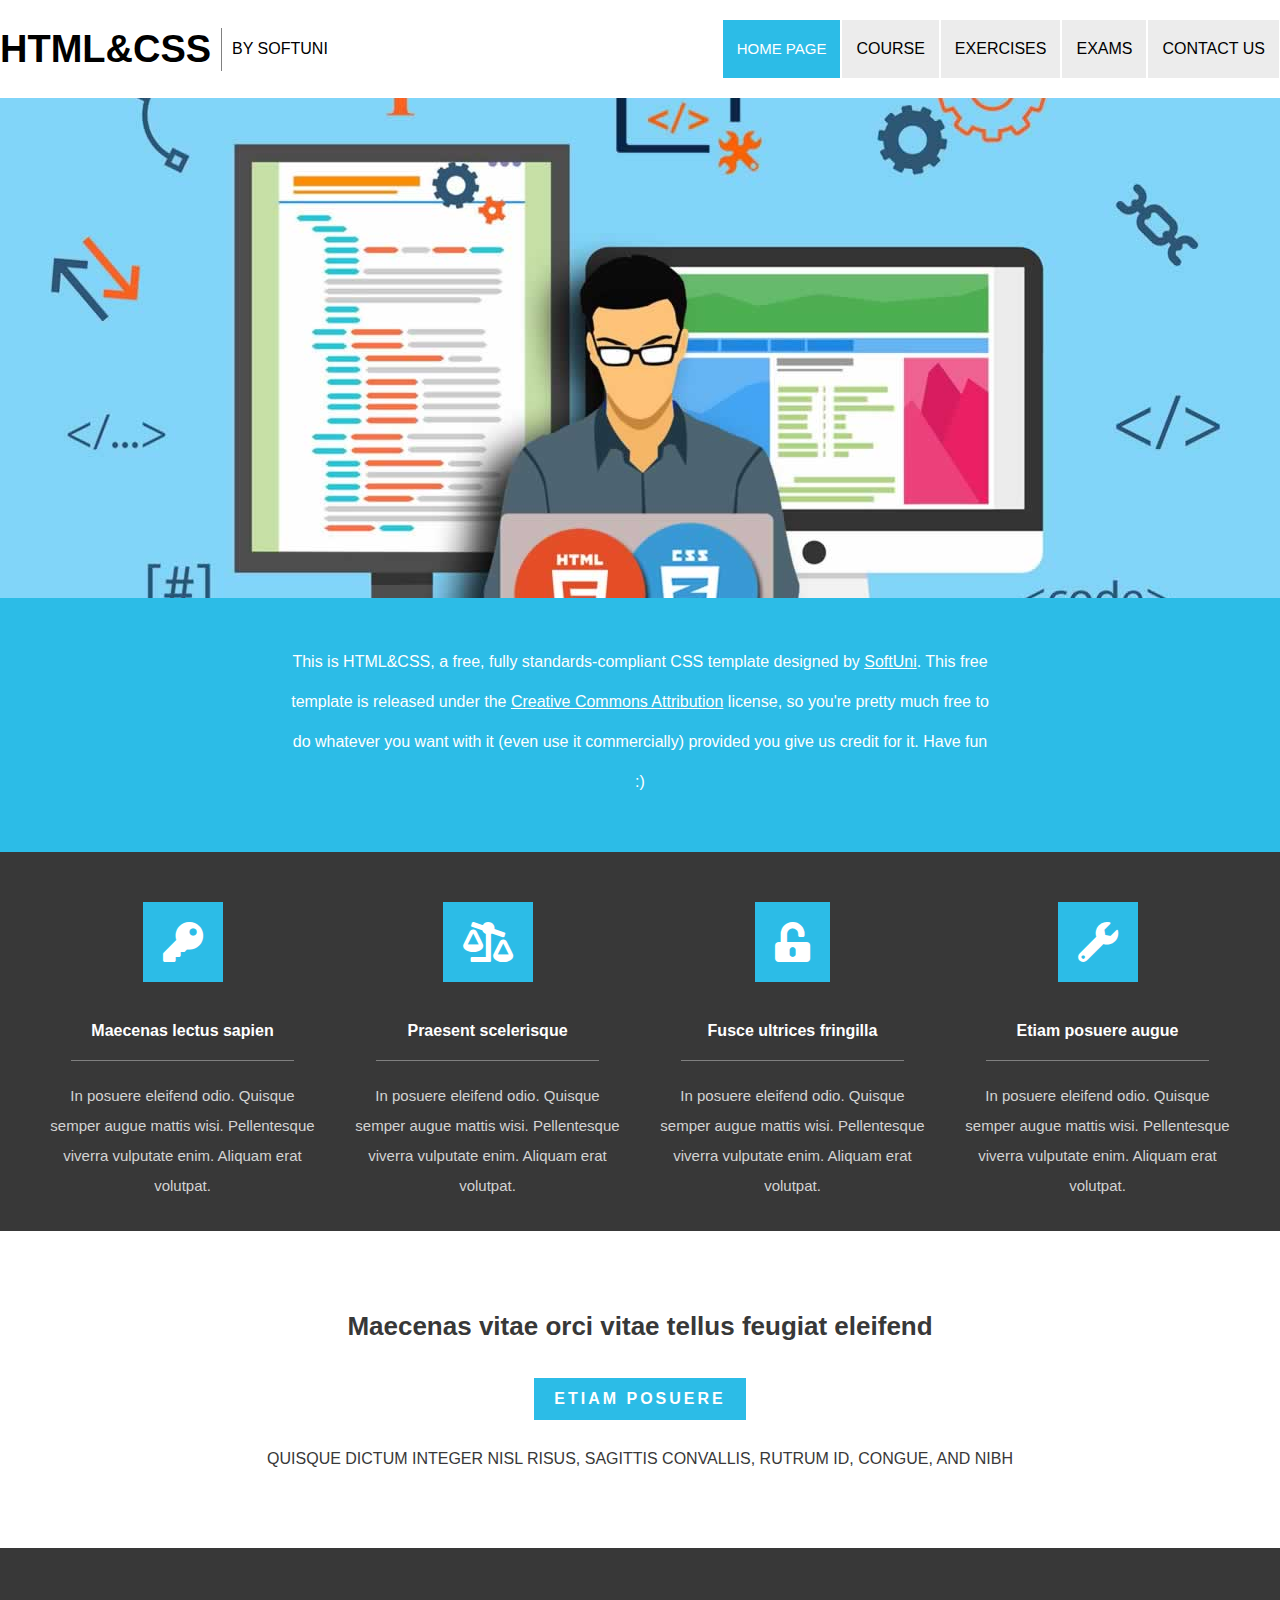
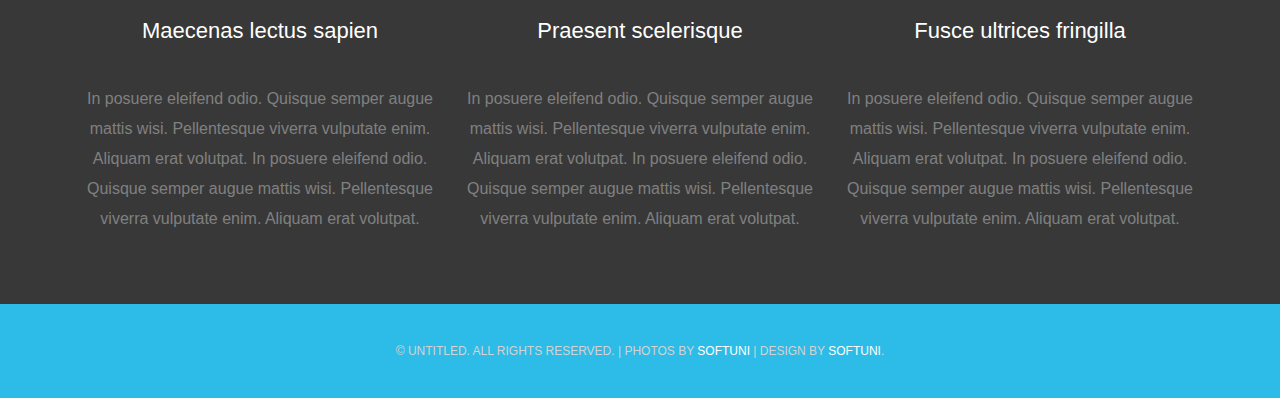
<file: 2021-02-28/02. HTMLandCSS/index.html>
<!DOCTYPE html>
<html lang="en">

<head>
    <meta charset="UTF-8">
    <meta name="viewport" content="width=device-width, initial-scale=1.0">
    <title>HTML & CSS</title>
    <link rel="stylesheet" href="styles.css">
    <link rel="stylesheet" href="responsive.css">
</head>

<body>
    <nav class="navigation">
        <article class="navigation-logo-wrapper">
            <h1 class="navigation-logo">
                HTML&CSS
            </h1>
            <span class="navigation-slogan">
                BY SOFTUNI
            </span>
        </article>
        <article class="navigation-list-items">
            <ul class="navigation-list">
                <li class="navigation-list-item">
                    <a class="navigation-list-item-link" href="#">
                        home page
                    </a>
                </li>
                <li class="navigation-list-item">
                    <a class="navigation-list-item-link" href="#">
                        course
                    </a>
                </li>
                <li class="navigation-list-item">
                    <a class="navigation-list-item-link" href="#">
                        exercises
                    </a>
                </li>
                <li class="navigation-list-item">
                    <a class="navigation-list-item-link" href="#">
                        exams
                    </a>
                </li>
                <li class="navigation-list-item">
                    <a class="navigation-list-item-link" href="#">
                        contact us
                    </a>
                </li>
            </ul>
        </article>
    </nav>
    <header class="header">
        <article class="header-img-wrapper">
            <img src="./images/banner.png" alt="Banner">
        </article>
        <article class="header-content">
            <p class="header-content-text">
                This is HTML&CSS, a free, fully standards-compliant CSS
                template designed by <a href="#">SoftUni</a>. This free template is released under the
                <a href="#">Creative Commons Attribution</a> license, so you're pretty much
                free to do whatever you want with it (even use it commercially)
                provided you give us credit for it. Have fun :)
            </p>
        </article>
    </header>
    <main>
        <section class="benefits">
            <article class="benefit">
                <span class="benefit-icon-wrapper">
                    <i class="fas fa-key"></i>
                </span>
                <h5 class="benefit-item-heading">
                    Maecenas lectus sapien
                </h5>
                <p class="benefit-item-text">
                    In posuere eleifend odio. Quisque semper augue mattis wisi. Pellentesque viverra vulputate enim.
                    Aliquam erat volutpat.
                </p>
            </article>
            <article class="benefit">
                <span class="benefit-icon-wrapper">
                    <i class="fas fa-balance-scale-right"></i> </span>
                <h5 class="benefit-item-heading">
                    Praesent scelerisque
                </h5>
                <p class="benefit-item-text">
                    In posuere eleifend odio. Quisque semper augue mattis wisi. Pellentesque viverra vulputate enim.
                    Aliquam erat volutpat.
                </p>
            </article>
            <article class="benefit">
                <span class="benefit-icon-wrapper">
                    <i class="fas fa-unlock-alt"></i> </span>
                <h5 class="benefit-item-heading">
                    Fusce ultrices fringilla
                </h5>
                <p class="benefit-item-text">
                    In posuere eleifend odio. Quisque semper augue mattis wisi. Pellentesque viverra vulputate enim.
                    Aliquam erat volutpat.
                </p>
            </article>
            <article class="benefit">
                <span class="benefit-icon-wrapper">
                    <i class="fas fa-wrench"></i> </span>
                <h5 class="benefit-item-heading">
                    Etiam posuere augue
                </h5>
                <p class="benefit-item-text">
                    In posuere eleifend odio. Quisque semper augue mattis wisi. Pellentesque viverra vulputate enim.
                    Aliquam erat volutpat.
                </p>
            </article>
        </section>
        <section class="cta-section">
            <h2 class="cta-section-title">
                Maecenas vitae orci vitae tellus feugiat eleifend
            </h2>
           
            <button class="cta-section-button">
                ETIAM POSUERE
            </button>
            <p class="cta-section-text">
                QUISQUE DICTUM INTEGER NISL RISUS, SAGITTIS CONVALLIS, RUTRUM ID, CONGUE, AND NIBH
            </p>
        </section>
        <section class="info-section">
            <article class="info-section-item">
                <h5 class="info-section-item-title">
                    Maecenas lectus sapien
                </h5>
                <p class="info-section-item-text">
                    In posuere eleifend odio. Quisque semper augue mattis wisi. Pellentesque viverra vulputate enim. Aliquam erat volutpat.
                    In posuere eleifend odio. Quisque semper augue mattis wisi. Pellentesque viverra vulputate enim. Aliquam erat volutpat.
                </p>
            </article>
            <article class="info-section-item">
                <h5 class="info-section-item-title">
                    Praesent scelerisque
                </h5>
                <p class="info-section-item-text">
                    In posuere eleifend odio. Quisque semper augue mattis wisi. Pellentesque viverra vulputate enim. Aliquam erat volutpat.
                    In posuere eleifend odio. Quisque semper augue mattis wisi. Pellentesque viverra vulputate enim. Aliquam erat volutpat.
                </p>
            </article>
            <article class="info-section-item">
                <h5 class="info-section-item-title">
                    Fusce ultrices fringilla
                </h5>
                <p class="info-section-item-text">
                    In posuere eleifend odio. Quisque semper augue mattis wisi. Pellentesque viverra vulputate enim. Aliquam erat volutpat.
                    In posuere eleifend odio. Quisque semper augue mattis wisi. Pellentesque viverra vulputate enim. Aliquam erat volutpat.
                </p>
            </article>
        </section>
    </main>
    <footer>
        &copy; UNTITLED. ALL RIGHTS RESERVED. | PHOTOS BY <a href="#">SOFTUNI</a> | DESIGN BY  <a href="#">SOFTUNI</a>.
    </footer>
</body>

</html>
</file>
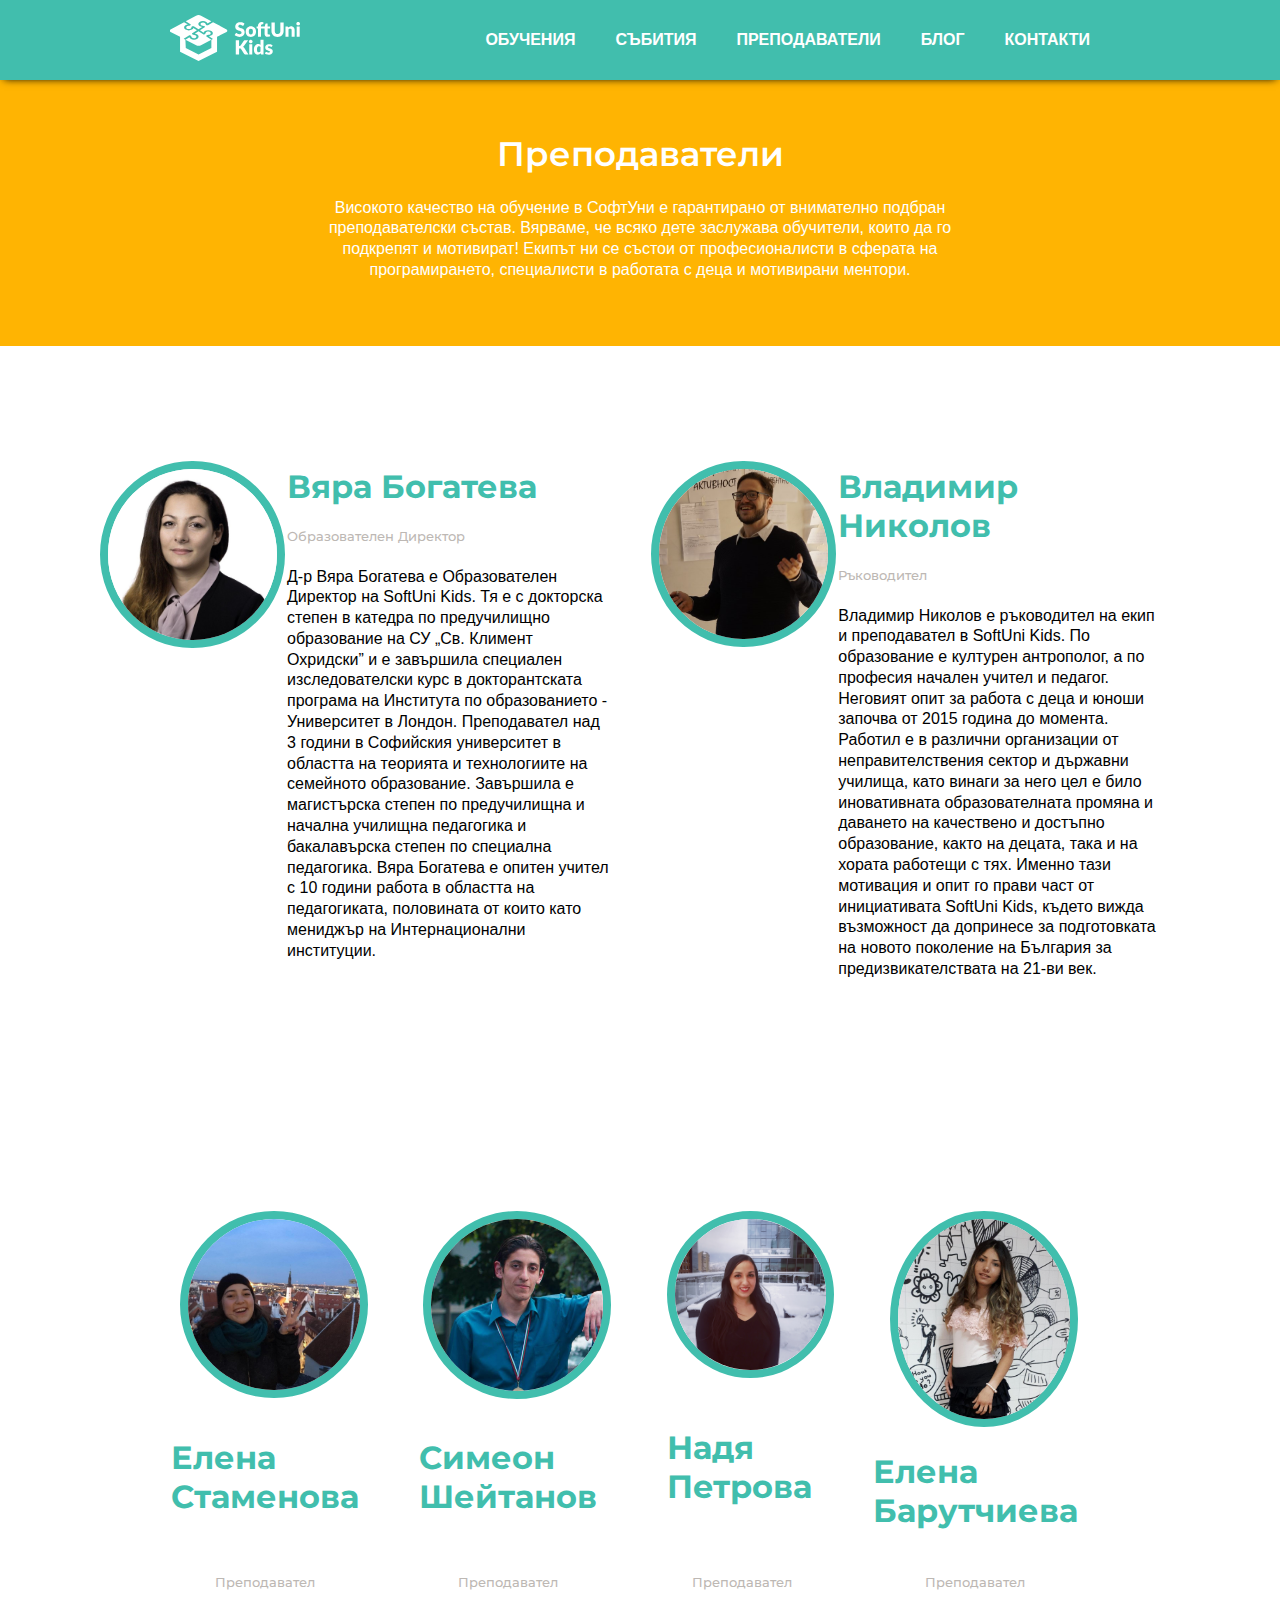
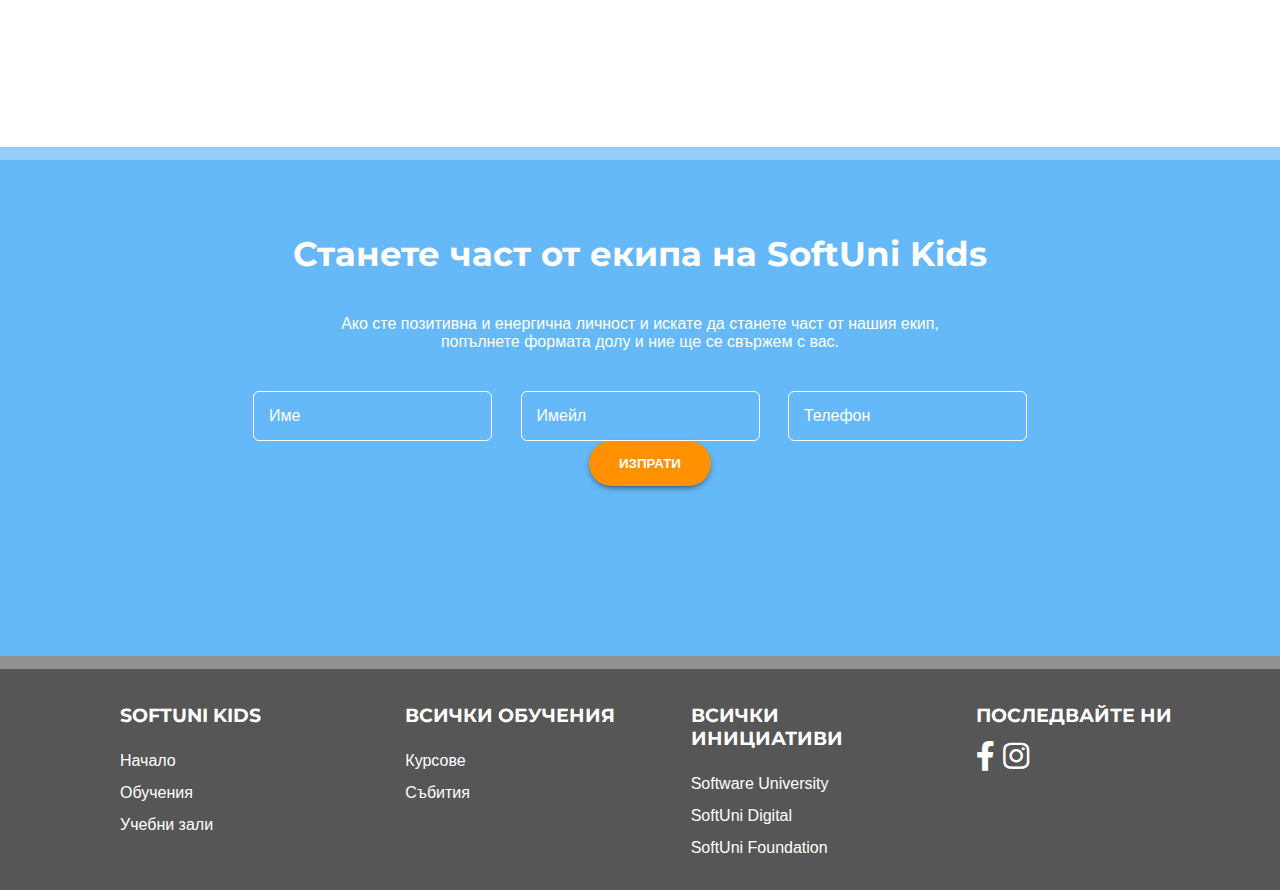
<file: 2021-02-28/03. Kids Trainers/index.html>
<!DOCTYPE html>
<html lang="en">

<head>
  <meta charset="UTF-8">
  <meta http-equiv="X-UA-Compatible" content="IE=edge">
  <meta name="viewport" content="width=device-width, initial-scale=1.0">
  <title>Kids Trainers</title>
  <link rel="stylesheet" href="styles.css">
</head>

<body>
  <header>
    <article class="logo-container">
      <img src="./images/kids-logo-white.svg" alt="">
    </article>
    <nav>
      <ul class="list">
        <li>ОБУЧЕНИЯ</li>
        <li>СЪБИТИЯ</li>
        <li>ПРЕПОДАВАТЕЛИ</li>
        <li>БЛОГ</li>
        <li>КОНТАКТИ</li>
      </ul>
    </nav>
  </header>
  <main>
    <section class="teachers-intro">
      <h1>Преподаватели</h1>
      <p>Високото качество на обучение в СофтУни е гарантирано от внимателно подбран преподавателски състав. Вярваме, че
        всяко дете заслужава обучители, които да го подкрепят и мотивират! Екипът ни се състои от професионалисти в
        сферата на програмирането, специалисти в работата с деца и мотивирани ментори.</p>
    </section>
    <section class="managers">
      <article class="director">
        <div class="image-container">
          <img src="./images/VqraBogateva.jpg" alt="">
        </div>
        <div class="profile">
          <h1>Вяра Богатева</h1>
          <h5>Образователен Директор</h5>
          <p>Д-р Вяра Богатева е Образователен Директор на SoftUni Kids. Тя е с докторска степен в катедра по
            предучилищно образование на СУ „Св. Климент Охридски” и е завършила специален изследователски курс в
            докторантската програма на Института по образованието - Университет в Лондон. Преподавател над 3 години в
            Софийския университет в областта на теорията и технологиите на семейното образование. Завършила е
            магистърска степен по предучилищна и начална училищна педагогика и бакалавърска степен по специална
            педагогика. Вяра Богатева е опитен учител с 10 години работа в областта на педагогиката, половината от които
            като мениджър на Интернационални институции.</p>
        </div>
      </article>
      <article class="team-lead">
        <div class="image-container">
          <img src="./images/VladimirNikolov.png" alt="">
        </div>
        <div class="profile">
          <h1>Владимир Николов</h1>
          <h5>Ръководител</h5>
          <p>Владимир Николов е ръководител на екип и преподавател в SoftUni Kids. По образование е културен антрополог,
            а по професия начален учител и педагог. Неговият опит за работа с деца и юноши започва от 2015 година до
            момента. Работил е в различни организации от неправителствения сектор и държавни училища, като винаги за
            него цел е било иновативната образователната промяна и даването на качествено и достъпно образование, както
            на децата, така и на хората работещи с тях. Именно тази мотивация и опит го прави част от инициативата
            SoftUni Kids, където вижда възможност да допринесе за подготовката на новото поколение на България за
            предизвикателствата на 21-ви век.</p>
        </div>
      </article>
    </section>
    <section class="teacher-list">
      <article class="teacher">
        <div class="image-container">
          <img src="./images/ElenaStamenova.jpg" alt="">
        </div>
        <h1>Елена Стаменова</h1>
        <h5>Преподавател</h5>
      </article>
      <article class="teacher">
        <div class="image-container">
          <img src="./images/SimeonSheitanov.jpg" alt="">
        </div>
        <h1>Симеон Шейтанов</h1>
        <h5>Преподавател</h5>
      </article>
      <article class="teacher">
        <div class="image-container">
          <img src="./images/NadyaPetrova.jpg" alt="">
        </div>
        <h1>Надя Петрова</h1>
        <h5>Преподавател</h5>
      </article>
      <article class="teacher">
        <div class="image-container">
          <img class="miss-gun-powder" src="./images/ElenaBarutchieva.jpg" alt="">
        </div>
        <h1>Елена Барутчиева</h1>
        <h5>Преподавател</h5>
      </article>
    </section>
    <section class="join">
      <h1>Станете част от екипа на SoftUni Kids</h1>
      <p>Ако сте позитивна и енергична личност и искате да станете част от нашия екип, попълнете формата долу и ние ще се свържем с вас.</p>
      <div class="form">
        <input type="search" value="Име">
        <input type="search" value="Имейл">
        <input type="search" value="Телефон">
        <button>ИЗПРАТИ</button>
      </div>
    </section>
  </main>
  <footer>
    <ul class="list">
      <h3>SOFTUNI KIDS</h3>
      <li>Начало</li>
      <li>Обучения</li>
      <li>Учебни зали</li>
    </ul>
    <ul class="list">
      <h3>ВСИЧКИ ОБУЧЕНИЯ</h3>
      <li>Курсове</li>
      <li>Събития</li>
    </ul>
    <ul class="list">
      <h3>ВСИЧКИ ИНИЦИАТИВИ</h3>
      <li>Software University</li>
      <li>SoftUni Digital</li>
      <li>SoftUni Foundation</li>
    </ul>
    <ul class="list">
      <h3 class="bottom">ПОСЛЕДВАЙТЕ НИ</h3>
      <li class="icons">
        <i class="fab fa-facebook-f"></i>
        <i class="fab fa-instagram"></i>
      </li>
    </ul>
  </footer>
</body>

</html>
</file>
<file: 2020-03-21/01. Login/styles.css>
@import url('https://fonts.googleapis.com/css2?family=Poppins:ital,wght@0,100;0,200;0,300;0,400;0,500;0,600;0,700;0,800;0,900;1,100;1,200;1,300;1,400;1,500;1,600;1,700;1,800;1,900&display=swap');

@import 'https://use.fontawesome.com/releases/v5.15.1/css/all.css';

body {
  margin: 0;
  font-family: 'Poppins', sans-serif;
  display: flex;
  justify-content: center;
  height: 100vh;
  align-items: center;
  flex-direction: column;
  background: linear-gradient(
    rgba(0, 0, 0, 0.68),
    rgba(0, 0, 0, 0.68)
    ),
    url("./image.jpg");
}

.title {
  color: white;
  font-weight: 300;
}

.login-form {
  display: flex;
  flex-direction: column;
  width: 350px;
  border-radius: 10px;
  padding: 25px 0 10px;
  background: white;
}

.username-input,
.password-input {
  margin: 20px 0;
}

.username-input,
.password-input {
  border-bottom: 1px solid lightgray;
}

.login-button {
  text-align: center;
}

.username-input input,
.password-input input,
.login-button input {
  border: none;
  outline: none;
  font-size: 18px;
  margin-bottom: 5px;
  color: #75758B;
}

.login-button input {
  padding: 10px 50px;
  border-radius: 30px;
  color: white;
  background: #D41872;
  outline: none;
}

.login-button input:hover {
  cursor: pointer;
}

.fa-user,
.fa-lock {
  margin: 0 25px;
  color: lightgray;
}
</file>
<file: 2020-03-28/01. Car Dealers/styles.css>
@import url('https://fonts.googleapis.com/css2?family=Lato:ital,wght@0,100;0,300;0,400;0,700;0,900;1,100;1,300;1,400;1,700;1,900&display=swap');

body {
  width: 82%;
  margin: 50px auto;
  font-family: 'Lato', sans-serif;
  line-height: 1.5;
}

/* header */
.dots,
.title {
  text-align: center;
  letter-spacing: 2px;
}

.title {
  font-weight: 500;
  margin-bottom: 40px;
}

/* main */
main {
  display: flex;
  /* flex-wrap: wrap; */
  justify-content: space-evenly;
}

.company-info {
  flex-basis: 40%;
}

.company-info p:nth-child(1),
.company-info span {
  font-weight: bold;
}

.benefits {
  margin-top: 50px;
}

.benefits p {
  margin-top: 5px;
}

.prices,
.trusted,
.chain {
  display: flex;
}
</file>
<file: 2020-03-28/02. Beats/styles.css>
@import url('https://fonts.googleapis.com/css2?family=Open+Sans:ital,wght@0,300;0,400;0,600;0,700;0,800;1,300;1,400;1,600;1,700;1,800&display=swap');

body {
  margin: 0;
  max-width: 1500px;
  font-family: 'Open Sans', sans-serif;
}

/* header */
nav ul {
  display: flex;
  justify-content: center;
  list-style: none;
  text-transform: uppercase;
  font-weight: bold;
}

nav ul li {
  margin: 20px 70px;
  color: #9D9D9D;
}

nav ul li:hover,
.solo-wireless-text button:hover,
.powerbeats-text .buy button:hover {
  cursor: pointer;
}

/* main */
/* section.solo-wireless */
.solo-wireless {
  display: flex;
  justify-content: center;
  padding: 50px 0;
}

.solo-wireless-img,
.solo-wireless-img .headphones {
  width: 700px;
}

.solo-wireless-text {
  height: 400px;
  align-self: center;
  width: 450px;
  margin: 0 60px 0 250px;
}

.solo-wireless-text .title {
  font-size: 50px;
  font-weight: 100;
  text-transform: uppercase;
}

.solo-wireless-text .summary,
.powerbeats-text .summary {
  line-height: 1.8;
}

.solo-wireless-text button,
.powerbeats-text .buy button {
  padding: 15px 60px;
  border-radius: 30px;
  border: none;
  color: white;
  background: #FF0000;
  text-transform: uppercase;
  outline: none;
}

/* section.powerbeats */
.powerbeats {
  background: #FBFCFF;
  display: flex;
  justify-content: center;
  padding: 100px 0;
}

.powerbeats-img {
  flex-basis: 45%;
}

.powerbeats-text {
  flex-basis: 35%;
}

.powerbeats-text .title {
  font-size: 80px;
  font-weight: 100;
  margin-bottom: 0;
}

.powerbeats-text .title,
.powerbeats-text .sub-title {
  text-align: center;
  text-transform: uppercase;
}

.powerbeats-text .sub-title {
  font-weight: 400;
  font-size: 20px;
  margin: 0 0 50px 160px;
}

.powerbeats-text .summary {
  font-size: 20px;
}

.powerbeats-text .buy {
  display: flex;
}

.powerbeats-text .buy .price {
  font-size: 40px;
}

.powerbeats-text .buy button {
  margin-left: 70px;
}

/* section.offer-wrapper */
.offer-wrapper {
  background: #575757;
  padding: 30px;
}

.offer-wrapper .offer,
.offer-wrapper a {
  display: flex;
  justify-content: center;
  align-items: center;
  color: white;
}

.offer-wrapper .offer p,
.offer-wrapper a {
  font-size: 36px;
  font-weight: bold;
}

.offer-wrapper .offer p {
  margin-left: 20px;
  font-weight: 100;
}

.offer-wrapper a {
  padding: 50px 0 20px;
}

/* section.model */
.model {
  display: flex;
}

.girl,
.headphones-motto {
  flex-basis: 50%;
}

.headphones-motto {
  display: flex;
  justify-content: space-around;
  background: #DADADA;
}

.headphones-motto .motto,
.headphones-motto .headphones {
  flex-basis: 33%;
  margin: 50px 0;
}

.motto {
  margin-left: 50px;
}

.motto .give-life {
  font-size: 150px;
  margin: 0;
}

.motto .beats {
  font-size: 60px;
  font-weight: 100;
}

.motto .beats strong {
  color: #FF0000;
}

/* footer */
footer {
  text-align: center;
  font-size: 45px;
  font-weight: 100;
  padding: 30px;
}
</file>
<file: 2020-11-01/01. Medium/styles.css>
body {
  box-sizing: border-box;
  max-width: 1536px;
  margin: 0 auto;
  font-family: Helvetica, sans-serif; 
}

header {
  width: 70%;
  margin: 0 auto;
}

h1 {
  font-family: Georgia, 'Times New Roman', Times, serif;
  font-size: 70px;
  margin-bottom: 20px;
}

p {
  color: #7C92A7;
}

header p {
  font-size: 24px;
  margin-top: 0;
}

section {
  width: 70%;
  margin: 0 auto;
  display: flex;
  justify-content: space-between;
  align-items: flex-end;
}

.info {
  flex-basis: 54%;
}

.info p {
  font-size: 23px;
}

span {
  background: #CEFDE9;
}

button {
  background: #03A87C;
  color: white;
  padding: 15px 70px;
  font-size: 22px;
  font-weight: bold;
}

.line {
  width: 400px;
  border: 1px solid #7C92A7;
  margin: 70px auto;
}
</file>
<file: 2020-11-01/02. Typify/assets/css/responsive.css>
@media screen and (max-width: 600px) {
  body > section:nth-child(2) {
    display: flex;
  }

  .feature {
    width: 90%;
  }

  body > section.banner > h2 {
    width: 85%;
    font-size: 30px;
  }

  button,
  .actions input {
    width: 500px;
  }

  body > section.wrapper.style2.special > div > form {
    flex-direction: column;
    justify-content: center;
  }

  #message {
    display: unset;
  }

  body > section.wrapper.style2.special > div > form > article:nth-child(1),
  body > section.wrapper.style2.special > div > form > article:nth-child(2) {
    width: unset;
  }

  input[type="text"], input[type="email"], textarea {
    display: unset;
    width: 80%;
  }

  .wrapper > .inner.narrow {
    width: 32em;
  }
}
</file>
<file: 2020-12-15/01. Auto/styles.css>
@import url('https://fonts.googleapis.com/css2?family=Montserrat:ital,wght@0,100;0,200;0,300;0,400;0,500;0,600;0,700;0,800;0,900;1,100;1,200;1,300;1,400;1,500;1,600;1,700;1,800;1,900&family=Poppins:ital,wght@0,100;0,200;0,300;0,400;0,500;0,600;0,700;0,800;0,900;1,100;1,200;1,300;1,400;1,500;1,600;1,700;1,800;1,900&display=swap');

@import 'https://use.fontawesome.com/releases/v5.15.1/css/all.css';

body {
  box-sizing: border-box;
  margin: 0;
  font-family: Poppins;
}

.auto-container {
  display: flex;
  justify-content: space-between;
  margin: 100px;
  max-width: 1400px;
}

.auto-info,
.auto-image {
  flex-basis: 47%;
}

.auto-info .details {
  margin-bottom: 30px;
}

.details .title {
  font-family: Montserrat;
}

.auto-info .benefits .list {
  padding: 0;
}

.benefits .list li {
  display: flex;
  align-items: center;
  margin: 10px 0;
}

.benefits .list li .icon-container {
  width: 50px;
}

.benefits .list li .icon-container img {
  width: 100%;
}

.benefits .list li .text p {
  margin: 0 0 0 10px;
}

.benefits .list li .text p:nth-child(1) {
  font-weight: 600;
}

.auto-image img {
  width: 100%; /* to be 'responsive' */
}
</file>
<file: 2021-02-28/02. HTMLandCSS/responsive.css>
@media screen and (max-width: 600px) {
  body > header > article.header-img-wrapper {
    display: none;
  }

  body > nav,
  body > nav > article.navigation-list-items > ul,
  body > main > section.benefits,
  body > main > section.info-section {
    flex-direction: column;
  }

  body > nav > article.navigation-list-items > ul {
    margin-top: 30px;
    font-size: 1.3rem;
  }

  body > nav > article.navigation-list-items > ul > li:nth-child(1) > a {
    font-size: unset;
  }

  body > header > article.header-content > p {
    font-size: 1.3rem;
    line-height: 2.5;
    width: 90%;
  }

  body > main > section.benefits > article > span > i {
    font-size: 4rem;
  }

  body > main > section.benefits > article > h5 {
    font-size: 1.3rem;
  }

  body > main > section.benefits > article > p {
    font-size: 1.3rem;
    line-height: 2;
  }

  body > main > section.cta-section {
    font-size: 1.3rem;
  }

  body > main > section.cta-section > h2 {
    font-size: 2rem;
  }

  body > main > section.cta-section > button {
    font-size: 1.5rem;
  }

  body > main > section.info-section {
    font-size: 1.5rem;
  }

  body > main > section.info-section > article {
    width: unset;
    margin: 40px 0;
  }
  
  body > main > section.info-section > article > p {
    line-height: 1.5;
  }

  footer {
    font-size: 18px;
    padding: 50px 100px;
  }
}
</file>
<file: 2020-08-12/01. Simple-Articles/styles.css>
@import 'https://use.fontawesome.com/releases/v5.15.1/css/all.css';

@import url('https://fonts.googleapis.com/css2?family=Lato:ital,wght@0,100;0,300;0,400;0,700;0,900;1,100;1,300;1,400;1,700;1,900&family=Montserrat:ital,wght@0,100;0,200;0,300;0,400;0,500;0,600;0,700;0,800;0,900;1,100;1,200;1,300;1,400;1,500;1,600;1,700;1,800;1,900&display=swap');

body {
  box-sizing: border-box;
  max-width: 1536px;
  margin: 0 auto;
  padding: 80px;
  font-family: Lato, sans-serif; 
  /* border: 1px solid black; */
  display: flex;
  justify-content: space-between;
  font-size: 19px;
  line-height: 2.5;
  color: rgb(110, 110, 110);
}

h1, h2, h3, h4, h5, h6 {
  font-family: Montserrat, sans-serif;
}

.inclusives,
.enroll {
  flex-basis: 47%;
  border-radius: 8px;
  box-shadow: 0px 6px 17px -10px rgb(1 1 1 / 75%);
}

.inclusives {
  background: #E3F3FD;
}

.inclusives ul {
  list-style: none;
}

.inclusives h1 {
  font-weight: 500;
  margin-left: 45px;
  color: black;
}

i {
  margin-right: 20px;
  color: #44A9F8;
}

.enroll {
  border: 7px solid #44A9F8;
  display: flex;
  flex-direction: column;
  justify-content: center;
  align-items: center;
}

.enroll h1 {
  font-weight: 500;
  font-size: 22px;
}

.enroll .price {
  font-weight: 600;
  font-size: 60px;
  color: #44A9F8;
}

button {
  border: none;
  border-radius: 5px;
  padding: 20px 50px;
  margin-top: 20px;
  font-weight: bold;
  letter-spacing: 1px;
  color: white;
  background: #44A9F8;
  box-shadow: 0px 6px 17px -10px rgb(1 1 1 / 75%);
}
</file>
<file: 2020-08-12/03. Certificates-Landing-Page/styles.css>
@import 'https://use.fontawesome.com/releases/v5.15.1/css/all.css';

@import url('https://fonts.googleapis.com/css2?family=Lato:ital,wght@0,100;0,300;0,400;0,700;0,900;1,100;1,300;1,400;1,700;1,900&family=Montserrat:ital,wght@0,100;0,200;0,300;0,400;0,500;0,600;0,700;0,800;0,900;1,100;1,200;1,300;1,400;1,500;1,600;1,700;1,800;1,900&display=swap');

body {
  box-sizing: border-box;
  max-width: 1536px;
  margin: 0 auto;
  font-family: Lato, sans-serif; 
  /* border: 1px solid black; */
}

h1, h2, h3, h4, h5, h6 {
  font-family: Monserrat, sans-serif;
}

header {
  display: flex;
  justify-content: space-between;
  align-items: center;
  width: 1350px;
  margin: 20px auto;
  padding: 0 30px 20px;
  box-shadow: 0px 6px 17px -10px rgb(1 1 1 / 75%);
  position: relative;
  top: -35px;
  border-bottom-left-radius: 10px;
  border-bottom-right-radius: 10px;
  z-index: 1;
  background: white;
}

.logo-container {
  min-width: 50px;
  max-width: 140px;
  padding-top: 30px;
}

.logo-container img {
  width: 100%;
}

header nav .list {
  display: flex;
  list-style-type: none;
  align-items: flex-end;
}

header nav .list li {
  margin: 0 10px;
  font-size: 18px;
}

header nav .list .hovered-item {
  border-top: 6px solid #42ABF8;
  padding-top: 30px;
}

header nav .list .profile-initials {
  background: #42ABF8;
  color: white;
  border-radius: 50%;
  box-shadow: 0px 0px 17px -3px #42ABF8;
  padding: 10px;
  position: relative;
  bottom: -10px;
}

/* main */
/* section.certificates */
.certificates {
  background-image: linear-gradient(rgb(255, 255, 255, 0.85),
  rgb(255, 255, 255, 0.9)),
  url("./images/hero-certificates.jpg");
  background-repeat: no-repeat;
  background-size: cover;
  position: relative;
  top: -150px;
  padding-top: 12%;
  padding-bottom: 1%;
}

.certificates .info {
  display: flex;
  justify-content: space-between;
  align-items: flex-end;
  margin: 0 135px;
}

.certificates .info .text {
  background: #29394B;
  color: white;
  flex-basis: 60%;
  border-radius: 12px;
  box-shadow: 0px 0px 17px -10px rgb(1 1 1 / 100%);
  font-size: 18px;
  line-height: 1.5;
  padding: 0 25px 20px;
}

.certificates .info .text h1,
.diploma h1,
.explore h1 {
  font-size: 30px;
  font-weight: 500;
  letter-spacing: 1px;
}

.certificates .info .images {
  display: flex;
  align-items: flex-end;
}

.certificates .info .images .blue-container,
.certificates .info .images .dark-container {
  box-shadow: 0px 0px 17px -10px rgb(1 1 1 / 100%);
}

.certificates > p {
  margin: 30px 135px 30px;
  font-size: 18px;
}

/* section.diploma */
.diploma {
  font-size: 18px;
  width: 1300px;
  margin: 0 auto;
  position: relative;
  top: -60px;
}

.diploma h1 {
  text-align: center;
}

.diploma .paragraphs {
  background: #F4F5F7;
  padding: 5px 20px;
  margin: 40px 0 20px;
  border-radius: 4px;
}

.diploma span {
  margin-bottom: 50px;
}

/* section.explore */
.explore {
  text-align: center;
  font-size: 18px;
  width: 1300px;
  margin: 40px auto 80px;
  padding: 30px 0;
  border-radius: 8px;
  background-image: linear-gradient(rgb(0, 0, 0, 0.3),
  rgb(0, 0, 0, 0.4)),
  url("./images/sign-up-prompt-background.jpg");
  background-size: cover;
  background-repeat: no-repeat;
  color: white;
}

.explore h1 {
  margin-bottom: 20px;
}

.explore p {
  width: 70%;
  margin: 0 auto;
}

.explore .buttons {
  margin: 50px 0 10px;
}

.explore .buttons button {
  border-radius: 8px;
  font-size: 18px;
  font-weight: bold;
  margin: 0 30px;
}

.explore .buttons .apply {
  padding: 12px 35px;
  background: white;
  color: #42ABF8;
}

.explore .buttons .curriculum {
  padding: 15px 40px;
  color: white;
  background: transparent;
  border: 1px solid white;
}

.explore .buttons span {
  font-size: 32px;
  font-weight: 400;
  position: relative;
  bottom: -5px;
}

/* footer */
footer {
  border-top: 3px solid darkgray;
  width: 1300px;
  margin: 0 auto 30px;
  display: flex;
  justify-content: space-between;
  padding: 40px 0 20px;
}

footer .left-side {
  display: flex;
  align-items: center;
  color: lightgray;
  font-size: 14px;
}

footer .left-side .logo-container {
  padding: 0 20px 0 0;
}

footer nav .list {
  list-style: none;
  display: flex;
  font-size: 18px;
}

footer nav .list li {
  margin: 0 10px;
}
</file>
<file: 2020-11-01/02. Typify/assets/css/main.css>
@import url(font-awesome.min.css);
@import url("http://fonts.googleapis.com/css?family=Raleway:300,700");

* {
  margin: 0;
  padding: 0;
  border: 0;
}

*,
*:before,
*:after {
  box-sizing: border-box;
}

body {
  background-color: #fff;
  color: #444;
}

body,
input,
textarea {
  font-family: "Raleway", Arial, Helvetica, sans-serif;
  font-size: 14pt;
  font-weight: 300;
  letter-spacing: 0.09em;
  line-height: 1.65em;
}

a {
  text-decoration: underline;
}

a:hover {
  text-decoration: none;
}

strong {
  font-weight: 700;
}

i {
  font-style: italic;
}

p {
  margin: 0 0 2em 0;
}

h2,
h3 {
  font-weight: 300;
  line-height: 1em;
  margin: 0 0 1em 0;
  text-transform: uppercase;
}

h2 {
  font-size: 1.6em;
  line-height: 1.5em;
}

h3 {
  font-size: 1.2em;
  line-height: 1.5em;
}

input,
textarea {
  color: #555;
}

a {
  color: #00cdcf;
}

strong {
  color: #555;
}

h2,
h3 {
  color: #555;
}

input[type="submit"],
.button {
  appearance: none;
  transition: background-color 0.2s ease-in-out, color 0.2s ease-in-out;
  border-radius: 0;
  border: 0;
  cursor: pointer;
  display: inline-block;
  height: 2.85em;
  line-height: 2.95em;
  padding: 0 1.5em;
  text-align: center;
  text-decoration: none;
  text-transform: uppercase;
  white-space: nowrap;
}

input[type="submit"]:disabled,
.button:disabled {
  pointer-events: none;
  opacity: 0.25;
}

input[type="submit"],
.button {
  background-color: #f7f7f7;
  color: #555 !important;
}

input[type="submit"]:hover,
.button:hover {
  background-color: white;
}

input[type="submit"]:active,
.button:active {
  background-color: #eaeaea;
}

.button.special {
  background-color: #00cdcf;
  color: #ffffff !important;
}

.button.special:hover {
  background-color: #00e6e9;
}

.button.special:active {
  background-color: #00b4b5;
}

form {
  margin: 0 0 2em 0;
}

.grid-form {
  display: flex;
  justify-content: space-between;
  flex-wrap: wrap;
}

.grid-form .form-control {
  width: 100%;
  margin-bottom: 2em;
}

.grid-form .form-control.narrow {
  width: 47%;
}

.grid-form .actions {
  margin-bottom: 0;
  width: 100%;
}

label {
  display: block;
  font-size: 0.9em;
  margin: 0 0 0.2em 0;
  text-transform: uppercase;
}

input[type="text"],
input[type="email"],
textarea {
  appearance: none;
  border-radius: 0;
  border: none;
  border: solid 1px;
  color: inherit;
  display: block;
  outline: 0;
  padding: 0 1em;
  text-decoration: none;
  width: 100%;
}

input[type="text"]:invalid,
input[type="email"]:invalid,
textarea:invalid {
  box-shadow: none;
}

input[type="text"],
input[type="email"] {
  height: 2.75em;
}

textarea {
  padding: 0.75em 1em;
}

label {
  color: #555;
}

input[type="text"],
input[type="email"],
textarea {
  background: rgba(144, 144, 144, 0.075);
  border-color: #e3e3e3;
}

input[type="text"]:focus,
input[type="email"]:focus,
textarea:focus {
  border-color: #00cdcf;
  box-shadow: 0 0 0 1px #00cdcf;
}

ul {
  list-style: disc;
  margin: 0 0 2em 0;
  padding-left: 1em;
}

ul li {
  padding-left: 0.5em;
}

ul.actions {
  cursor: default;
  list-style: none;
  padding-left: 0;
}

ul.actions li {
  display: inline-block;
  padding: 0 1em 0 0;
  vertical-align: middle;
}

ul.actions li:last-child {
  padding-right: 0;
}

section.special {
  text-align: center;
}

header {
  margin-bottom: 1em;
}

header h2 {
  display: inline-block;
  padding-bottom: 0.4em;
  border-bottom-style: double;
  border-bottom-width: 4px;
}

header.major {
  margin-bottom: 4em;
}

header h2 {
  border-bottom-color: #e3e3e3;
}

.features {
  display: flex;
  flex-wrap: wrap;
  justify-content: center;
  margin-bottom: 2em;
}

.feature {
  padding: 2em 2em 0.1em 2em;
  border-style: solid;
  border-width: 1px;
  margin-left: -1px;
  margin-top: -1px;
  width: 33.33333%;
}

.feature .fa {
  font-size: 2.8em;
  margin-bottom: 0.7em;
}

.feature {
  border-color: #e3e3e3;
}

.feature .fa {
  color: #00cdcf;
}

.wrapper {
  padding: 6em 0 4em 0;
  position: relative;
}

.wrapper > .inner {
  margin: 0 auto;
  width: 65em;
}

.wrapper > .inner.narrow {
  width: 35em;
}

.wrapper.style2 {
  background-color: #f7f7f7;
  color: #444;
}

.wrapper.style2 input,
.wrapper.style2 textarea {
  color: #555;
}

.wrapper.style2 h2 {
  color: #555;
}

.wrapper.style2 input[type="submit"] {
  background-color: #555;
  color: #f7f7f7 !important;
}

.wrapper.style2 label {
  color: #555;
}

.wrapper.style2 input[type="text"],
.wrapper.style2 input[type="email"],
.wrapper.style2 textarea {
  background: #fff;
  border-color: #ddd;
}

.wrapper.style2 input[type="text"]:focus,
.wrapper.style2 input[type="email"]:focus,
.wrapper.style2 textarea:focus {
  border-color: #00cdcf;
  box-shadow: 0 0 0 1px #00cdcf;
}

.wrapper.style2 header h2 {
  border-bottom-color: #ddd;
}

.banner {
  background-color: #00cdcf;
  color: #ffffff;
  padding: 8em 0 6em 0;
  text-align: center;
}

.banner a {
  color: #00cdcf;
}

.banner strong {
  color: #ffffff;
}

.banner h2 {
  color: #ffffff;
}

.banner .button {
  background-color: #f7f7f7;
  color: #555 !important;
}

.banner .button:hover {
  background-color: white;
}

.banner .button:active {
  background-color: #eaeaea;
}

.banner .button.special {
  background-color: #009a9c;
  color: #fff !important;
}

.banner .button.special:hover {
  background-color: #00b4b5;
}

.banner .button.special:active {
  background-color: #008183;
}

.banner h2 {
  border-style: double solid;
  border-width: 4px 1px;
  font-size: 2.4em;
  line-height: 1.35em;
  margin: 0 auto 1em;
  padding: 1.1em;
  position: relative;
  width: 40%;
}

.banner p {
  font-size: 1.5em;
  text-transform: uppercase;
}

.footer {
  background-color: #f7f7f7;
  color: #444;
  padding: 5em 0 4em 0;
  position: relative;
}

.footer a {
  color: #00cdcf;
}

.footer:before {
  background-color: #ddd;
  content: "";
  height: 1px;
  left: 30%;
  position: absolute;
  top: 0;
  width: 40%;
}

.footer .copyright {
  color: #bbb;
  font-size: 0.9em;
  margin: 0 0 2em 0;
  padding: 0;
  text-align: center;
  text-transform: uppercase;
}
</file>
<file: 2020-11-01/03. Fees-Landing-Page/styles.css>
@import 'https://use.fontawesome.com/releases/v5.15.1/css/all.css';

@import url('https://fonts.googleapis.com/css2?family=Lato:ital,wght@0,100;0,300;0,400;0,700;0,900;1,100;1,300;1,400;1,700;1,900&family=Montserrat:ital,wght@0,100;0,200;0,300;0,400;0,500;0,600;0,700;0,800;0,900;1,100;1,200;1,300;1,400;1,500;1,600;1,700;1,800;1,900&display=swap');

body {
  box-sizing: border-box;
  max-width: 1536px;
  margin: 0 auto;
  font-family: Lato, sans-serif; 
  /* border: 1px solid black; */
}

h1, h2, h3, h4, h5, h6 {
  font-family: Montserrat, sans-serif;
}

header {
  display: flex;
  justify-content: space-between;
  align-items: center;
  margin: 0 100px;
}

header .logo-container {
  width: 150px;
  margin: 20px 0;
}

header .logo-container img {
  width: 100%;
}

header nav .list {
  display: flex;
  list-style: none;
}

header nav .list li {
  margin: 10px;
  font-weight: bold;
}

/* main */
/* section.prices */
.prices {
  background: #54546D;
  height: 350px;
  padding-top: 50px;
}

.prices .title {
  color: white;
  text-align: center;
  font-size: 30px;
  font-weight: 500;
}

.prices .courses {
  display: flex;
  justify-content: center;
  padding: 20px 10px;
}

.design-basics,
.fundamentals,
.professional {
  flex-basis: 28%;
  margin: 0 10px;
  background: white;
  border-radius: 8px;
  display: flex;
  flex-direction: column;
  align-items: center;
  justify-content: space-between;
  line-height: 1.5;
  color: #54546D;
  text-align: center;
  box-shadow: 0px 0px 20px -4px rgba(0,0,0,0.75);
}

.design-basics h1,
.fundamentals h1,
.professional h1 {
  font-size: 28px;
  font-weight: 600;
  margin-bottom: 10px;
}

.design-basics p,
.fundamentals p,
.professional p {
  padding: 0 20px;
  margin-top: 0;
  font-size: 18px;
}

.design-basics button {
  background: #4E3CA9;
  color: white;
  border: none;
  border-radius: 30px;
  box-shadow: 0px 0px 20px -4px rgba(0,0,0,0.75);
  font-size: 16px;
  font-weight: bold;
  padding: 15px 40px;
}

.design-basics .type,
.fundamentals .type,
.professional .type {
  font-size: 18px;
  color: white;
  width: 100%;
  height: 120px;
  border-bottom-left-radius: 8px;
  border-bottom-right-radius: 8px;
  margin-top: 40px;
}

.fundamentals .type,
.professional .type {
  display: flex;
}

.fundamentals .type h3,
.professional .type h3 {
  margin-top: 0;
}

.fundamentals .type .live,
.professional .type .live {
  border-right: 1px solid white;
  padding-right: 10px;
}

.fundamentals .type .live,
.fundamentals .type .online,
.professional .type .live,
.professional .type .online {
  flex-grow: 1;
  flex-basis: 50%;
  margin: 15px 0;
}

.design-basics .type {
  background: linear-gradient(90deg, rgba(2,154,60,1) 0%, rgba(76,215,129,1) 100%);
}

.fundamentals .type {
  background: linear-gradient(90deg, rgba(76,107,135,1) 0%, rgba(98,155,208,1) 100%);
}

.professional .type {
  background: linear-gradient(90deg, rgba(74,55,165,1) 0%, rgba(141,126,226,1) 100%);
}

/* section.info */
.info {
  width: 1000px;
  margin: 0 auto 100px;
  font-size: 18px;
  color: #54546D;
}

.info .calculator {
  position: relative;
  top: -325px;
  left: -315px;
}

.info h3 {
  font-size: 28px;
  font-weight: 500;
}

.info p {
  margin-bottom: 50px;
}

.info li {
  list-style: none;
  display: flex;
  justify-content: space-between;
  padding: 20px;
}

.info li:nth-child(odd) {
  background-color: #E6E6E6;
}

.info li:nth-child(even) {
  background-color: #F8F8F8;
}

.info li .mark-container {
  flex-basis: 25%;
  display: flex;
  justify-content: space-between;
}

.info li .mark-container img {
  width: 10%;
}

/* section.financing */
.financing {
  width: 1350px;
  margin: 0 auto 100px;
  font-size: 18px;
  color: #54546D;
  display: flex;
  align-items: center;
}

/* footer */
footer {
  background: #54546D;
  color: #8f8fb1;
  text-align: center;
  padding: 30px 0;
}
</file>
<file: 2020-12-15/03. Wirework/styles.css>
@import 'https://use.fontawesome.com/releases/v5.15.1/css/all.css';

body {
  box-sizing: border-box;
  max-width: 1536px;
  margin: 0 auto;
  font-family: Arial, Helvetica, sans-serif;
}

.header .nav,
.header .nav .logo,
.header .nav .list {
  display: flex;
  justify-content: space-between;
  text-transform: uppercase;
}

.header .nav .logo {
  margin-left: 30px;
  align-items: baseline;
}

.header .nav .logo p {
 margin: 30px 10px;
}

.header .nav .logo .left {
  font-size: 40px;
  border-right: 1px solid lightgray;
  padding-right: 20px;
  font-weight: 700;
}

.header .nav .list {
  list-style: none;
  padding-right: 40px;
}

.header .nav .list li {
  background: lightgray;
  padding: 20px 25px 0;
  margin: 1px;
  height: 40px;
}

.header .nav .list li:nth-child(1) {
  background: #E24E2A;
}

.header .nav .list li a {
  text-decoration: none;
  color: black;
}

.header .nav .list li:nth-child(1) a {
  color: white;
}

.header .banner-container {
  height: 500px;
}

.header .banner-container img {
  width: 100%;
  max-height: 500px;
  object-fit: cover;
}

/* main */
.intro {
  background: #E24E2A;
  color: rgb(255, 228, 236);
  text-align: center;
  padding: 30px 220px 50px;
}

.intro p {
  line-height: 1.8;
}

.intro p a {
  color: white;
}

.benefits {
  display: flex;
  justify-content: space-evenly;
  background: black;
  color: white;
  padding: 80px 20px;
}

.benefits article {
  flex-basis: 23%;
  display: flex;
  flex-direction: column;
  align-items: center;
  text-align: center;
}

.benefits article i {
  background: #E24E2A;
  font-size: 60px;
  width: 20%;
  padding: 15px;
}

.benefits article h6 {
  font-size: 20px;
  margin: 20px 0 10px;
}

.benefits article p {
  line-height: 1.8;
  color: rgb(136, 136, 136);
  border-top: 1px solid rgb(136, 136, 136);
  padding-top: 20px;
}

.sign-up {
  text-align: center;
  padding: 40px 0 70px;
}

.sign-up h1 {
  font-size: 40px;
  font-weight: 500;
  margin-bottom: 0;
}

.sign-up p {
  color: darkgray;
  margin-top: 5px;
  font-size: 20px;
}

.sign-up button {
  color: white;
  background: #1B9772;
  padding: 25px 45px;
  border: none;
  font-weight: 700;
  font-size: 16px;
  letter-spacing: 2px;
  margin-top: 10px;
}

.more-benefits {
  display: flex;
  justify-content: space-evenly;
  background: rgb(65, 65, 65);
  color: white;
  padding: 80px 20px;
}

.more-benefits article {
  flex-basis: 23%;
  display: flex;
  flex-direction: column;
  align-items: center;
  text-align: center;
}

.more-benefits article i {
  background: #E24E2A;
  font-size: 60px;
  width: 20%;
  padding: 15px;
}

.more-benefits article h6 {
  font-size: 30px;
  font-weight: 500;
  margin: 20px 0 10px;
}

.more-benefits article p {
  line-height: 1.8;
  color: rgb(136, 136, 136);
  padding-top: 20px;
}

footer {
  background: #1B9772;
  color: #9edfcb;
  text-align: center;
  letter-spacing: 2px;
  font-size: 14px;
  padding: 70px 150px;
}

footer p {
  margin: 0;
}
</file>
<file: 2021-02-28/01. Blog Articles/styles.css>
@import 'https://use.fontawesome.com/releases/v5.15.1/css/all.css';

@import url('https://fonts.googleapis.com/css2?family=Montserrat:ital,wght@0,100;0,200;0,300;0,400;0,500;0,600;0,700;0,800;0,900;1,100;1,200;1,300;1,400;1,500;1,600;1,700;1,800;1,900&display=swap');

body {
  box-sizing: border-box;
  max-width: 1536px;
  margin: 0 auto;
  padding: 60px 0 80px;
  font-family: Helvetica, sans-serif; 
  background: #66B9F8;
}

h1, h2, h3, h4, h5, h6 {
  font-family: 'Montserrat', sans-serif;
}

h1 {
  color: white;
  text-align: center;
  font-weight: 600;
}

.article-list {
  display: flex;
  justify-content: space-between;
  margin: 40px 70px;
}

.article-list article {
  flex-basis: 23%;
  background: white;
  border-radius: 12px;
  box-shadow: 0px 3px 15px -4px rgba(0,0,0,0.75);
}

.article-list article .image-container img {
  width: 100%;
  border-top-left-radius: 12px;
  border-top-right-radius: 12px;
}

.article-list article .info {
  padding: 0 15px;
}

.article-list article .info h3,
.article-list article .info h4 {
  color: #FF9100;
}

.article-list article .info h3 {
  font-weight: 600;
  font-size: 17px;
}

.article-list article .info h4 {
  text-transform: uppercase;
  font-weight: 500;
  margin-top: 0;
}

.article-list article .info h4 i {
  font-size: 13px;
  padding-left: 5px;
}

.article-list article .info span {
  color: #989898;
  font-size: 13px;
}

.article-list article .info span img {
  position: relative;
  bottom: -3px;
}

.article-list article .info > span {
  padding-right: 20px;
}

.article-list article .info p {
  font-size: 15px;
  line-height: 1.3;
}

.button-container {
  text-align: right;
  margin: 50px 70px;
}

.button-container button {
  color: white;
  background: transparent;
  border: 1px solid white;
  border-radius: 25px;
  text-transform: uppercase;
  font-weight: 700;
  font-size: 14px;
  letter-spacing: 1px;
  padding: 15px 30px;
}
</file>
<file: 2021-02-28/02. HTMLandCSS/styles.css>
@import 'https://use.fontawesome.com/releases/v5.15.2/css/all.css';

body, * {
    margin: 0;
    padding: 0;
    font-family: "Helvetica", sans-serif;
}

.navigation {
    display: flex;
    justify-content: space-between;
    align-items: center;
    max-width: 1500px;
    margin: 20px auto;
}

.navigation-logo-wrapper {
    display: flex;
    align-items: center;
}

.navigation-logo {
    font-size: 38px;
    border-right: 1px solid gray;
    margin-right: 10px;
    padding-right: 10px;
}

.navigation-list {
    display: flex;
}

.navigation-list-item {
    list-style: none;
    text-transform: uppercase;
    background: #ECECEC;
    padding: 20px 14px;
    margin: 0 1px;
}

.navigation-list-item:nth-child(1) {
    background: #2cbce7;
}

.navigation-list-item:nth-child(1) a {
    color: white;
    font-size: 15px;
}

.navigation-list-item-link {
    text-decoration: none;
    color: black;
}

.header-img-wrapper {
    width: 100%;
}

.header-img-wrapper img {
    width: 100%;
    max-height: 500px;
    object-fit: cover;
}

.header-content {
    background: #2cbce7;
    color: white;
    text-align: center;
    padding: 50px;
    margin-top: -10px;
}

.header-content-text {
    width: 60%;
    margin: 0 auto;
    line-height: 40px;
}

.header-content-text a{
    color: white;
}

.benefits {
    background: #383838;
    display: flex;
    padding: 30px;
}

.benefit-icon-wrapper {
    color: #fff;
    background: #2cbce7;
    padding: 20px;
    display: block;
    width: max-content;
    margin: 20px auto;
}

.benefit-icon-wrapper i {
    font-size: 40px;
}

.benefit-item-heading {
    color: #fff;
    text-align: center;
    font-size: 16px;
    margin: 0 auto 20px auto;
    border-bottom: 1px solid gray;
    padding: 20px;
    width: 60%;
}

.benefit-item-text {
    text-align: center;
    color: lightgray;
    line-height: 30px;
    width: 90%;
    margin: 0 auto;
    font-size: 15px;
}


.cta-section {
    width: 60%;
    margin: 80px auto;
    color: #383838;
    text-align: center;
}

.cta-section-title {
    font-size: 26px;
    margin-bottom: 6px;
}

.cta-section-button {
    background: #2cbce7;
    color: #fff;
    padding: 12px 20px;
    border: none;
    font-size: 16px;
    margin-top: 30px;
    margin-bottom: 30px;
    letter-spacing: 3px;
    font-weight: bold;
}

.info-section {
    background: #383838;
    color: #fff;
    text-align: center;
    display: flex;
    justify-content: space-around;
    padding: 70px;
}

.info-section-item {
    width: 400px;
}

.info-section-item-title {
    margin-bottom: 40px;
    font-size: 22px;
    font-weight: normal;
}

.info-section-item-text {
    color: gray;
    line-height: 30px;
}

footer {
    background: #2cbce7;
    color: lightgray;
    padding: 40px;
    text-align: center;
    font-size: 12px;
}

footer a {
    text-decoration: none;
    color: white;
}
</file>
<file: 2021-02-28/03. Kids Trainers/styles.css>
@import 'https://use.fontawesome.com/releases/v5.15.1/css/all.css';

@import url('https://fonts.googleapis.com/css2?family=Montserrat:ital,wght@0,100;0,200;0,300;0,400;0,500;0,600;0,700;0,800;0,900;1,100;1,200;1,300;1,400;1,500;1,600;1,700;1,800;1,900&display=swap');

body {
  box-sizing: border-box;
  max-width: 1536px;
  margin: 0 auto;
  font-family: Helvetica, sans-serif; 
}

h1, h2, h3, h4, h5, h6 {
  font-family: 'Montserrat', sans-serif;
}

header {
  background: #41BEAD;
  color: white;
  display: flex;
  justify-content: space-between;
  padding: 15px 170px;
  box-shadow: 0px 3px 8px -4px rgba(0,0,0, 1);
  position: relative;
  z-index: 1;
}

header .logo-container {
  width: 130px;
}

header .logo-container img {
  width: 100%;
}

header nav .list {
  list-style: none;
  display: flex;
}

header nav .list li {
  margin: 0 20px;
  font-weight: bold;
}

/* main */
/* section.teachers-intro */
.teachers-intro {
  background: #FFB402;
  color: white;
  text-align: center;
  padding: 30px 0 65px;
}

.teachers-intro h1 {
  font-size: 34px;
  font-weight: 600;
}

.teachers-intro p {
  width: 630px;
  margin: 0 auto;
  line-height: 1.3;
}

/* section.managers */
.managers,
.teacher-list {
  display: flex;
  justify-content: space-between;
  padding: 100px 120px;
}

.managers p {
  line-height: 1.3;
}

.managers .director,
.managers .team-lead,
.teacher-list .teacher {
  flex-basis: 47%;
  display: flex;
  justify-content: space-between;
}

.managers .director h1,
.managers .team-lead h1,
.teacher-list .teacher h1 {
  color: #41BEAD;
}

.managers .director h5,
.managers .team-lead h5,
.teacher-list .teacher h5 {
  color: #BDB8B4;
  font-weight: 500;
}

.managers .director .image-container,
.managers .team-lead .image-container,
.teacher-list .teacher {
  width: 170px;
  position: relative;
  bottom: -15px;
  left: -20px;
}

.managers .director .image-container img,
.managers .team-lead .image-container img,
.teacher-list .teacher .image-container img {
  width: 101%;
  border: 8px solid #41BEAD;
  border-radius: 50%;
}

.managers .director .profile,
.managers .team-lead .profile {
  flex-basis: 67%;
}

.teacher-list {
  padding: 100px 200px 150px;
}

.teacher-list .teacher {
  flex-direction: column;
  align-items: center;
  flex-basis: 17%;
}

.teacher-list .teacher .miss-gun-powder {
  height: 200px;
  width: 200px;
  object-fit: cover;
}

/* section.join */
.join {
  background: #66B9F8;
  color: white;
  padding: 50px 200px 170px;
  text-align: center;
  border-top: 13px solid #92CDFB;
  border-bottom: 13px solid #919191;
}

.join h1 {
  font-size: 34px;
}

.join p {
  margin: 40px auto;
  width: 75%;
}

.join .form input {
  background: transparent;
  color: white;
  border: 1px solid white;
  border-radius: 6px;
  padding: 15px;
  margin: 0 12px;
  font-size: 16px;
}

.join .form button {
  margin-left: 20px;
  background: #FF9100;
  color: white;
  box-shadow: 0px 3px 8px -4px rgba(0,0,0, 1);
  border-radius: 25px;
  border: none;
  padding: 15px 30px;
  font-weight: bold;
}

/* footer */
footer {
  background: #565656;
  color: white;
  display: flex;
  justify-content: space-between;
  padding: 0 80px 10px;
}

footer .list {
  list-style: none;
  flex-basis: 20%;
  display: flex;
  flex-direction: column;
}

footer .list li {
  line-height: 2;
}

footer .list .bottom {
  margin-bottom: 0;
}

footer .list .icons {
  font-size: 30px;
}
</file>
